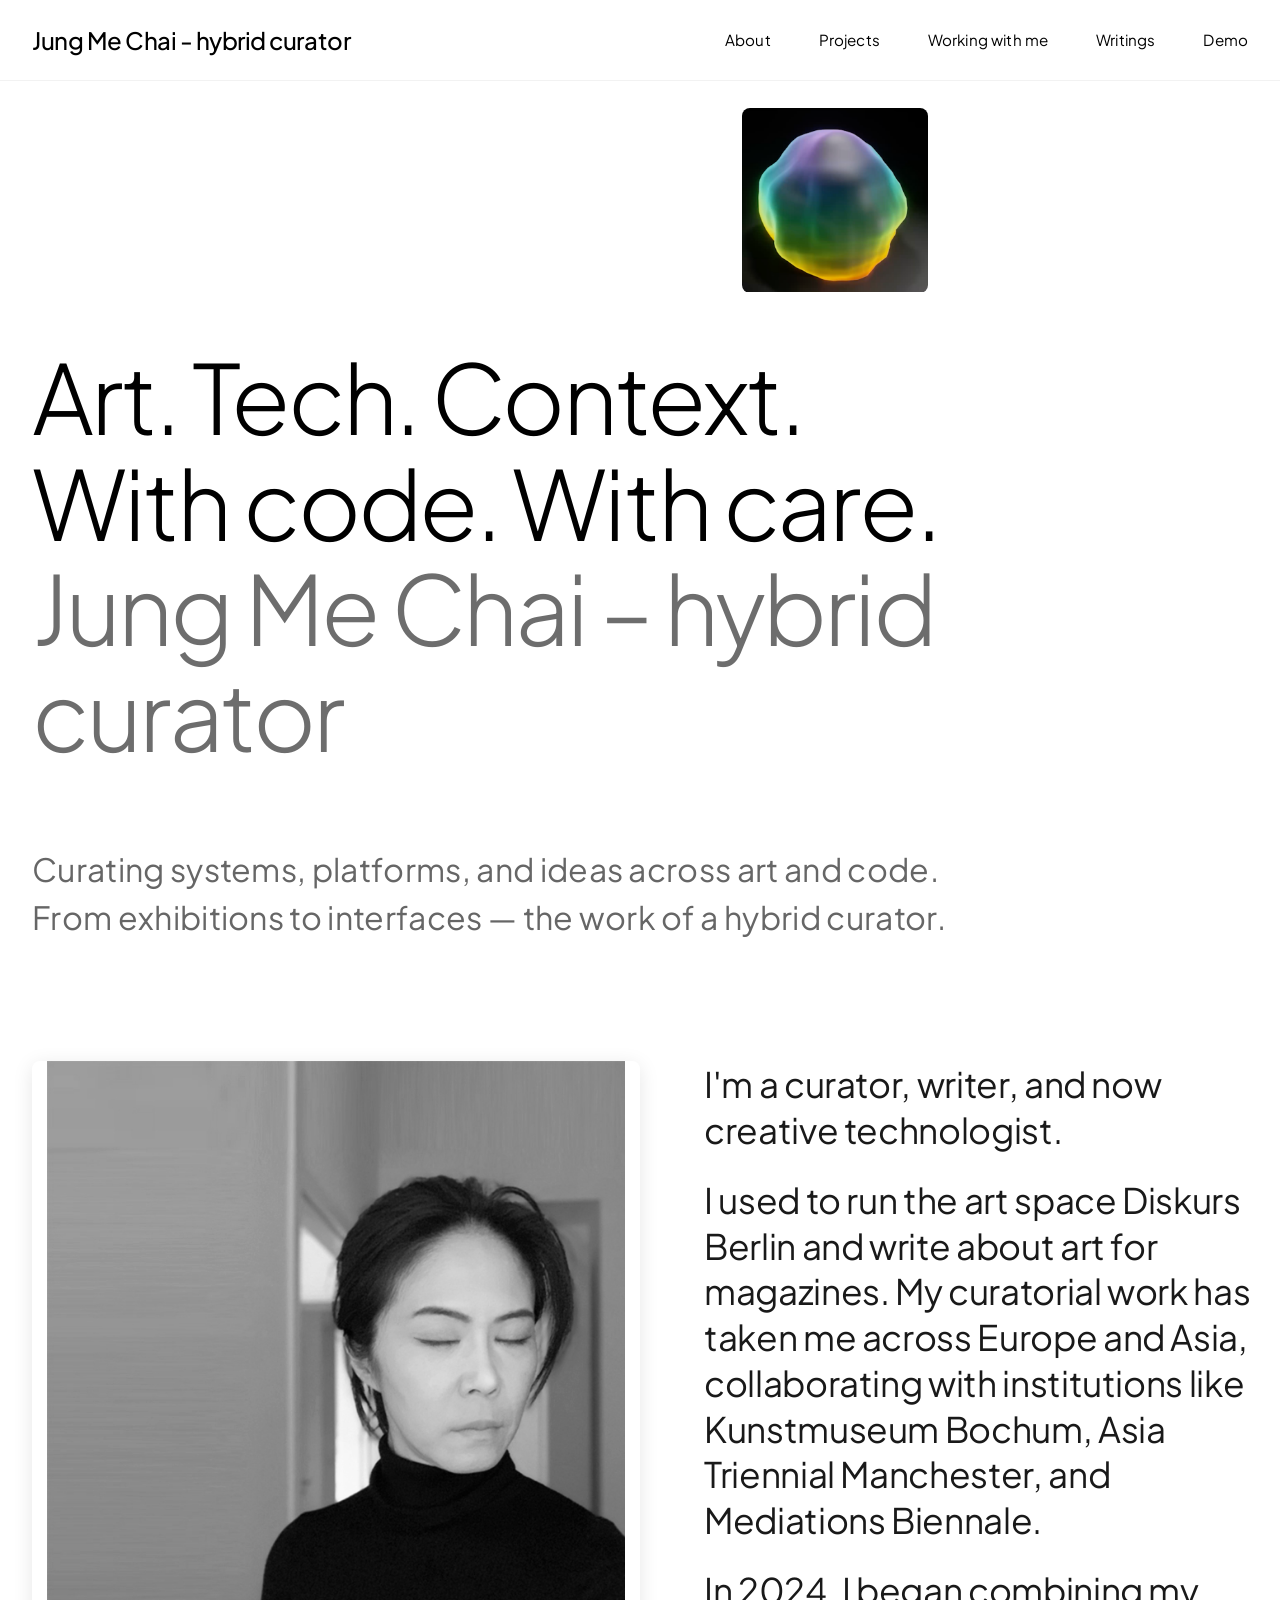
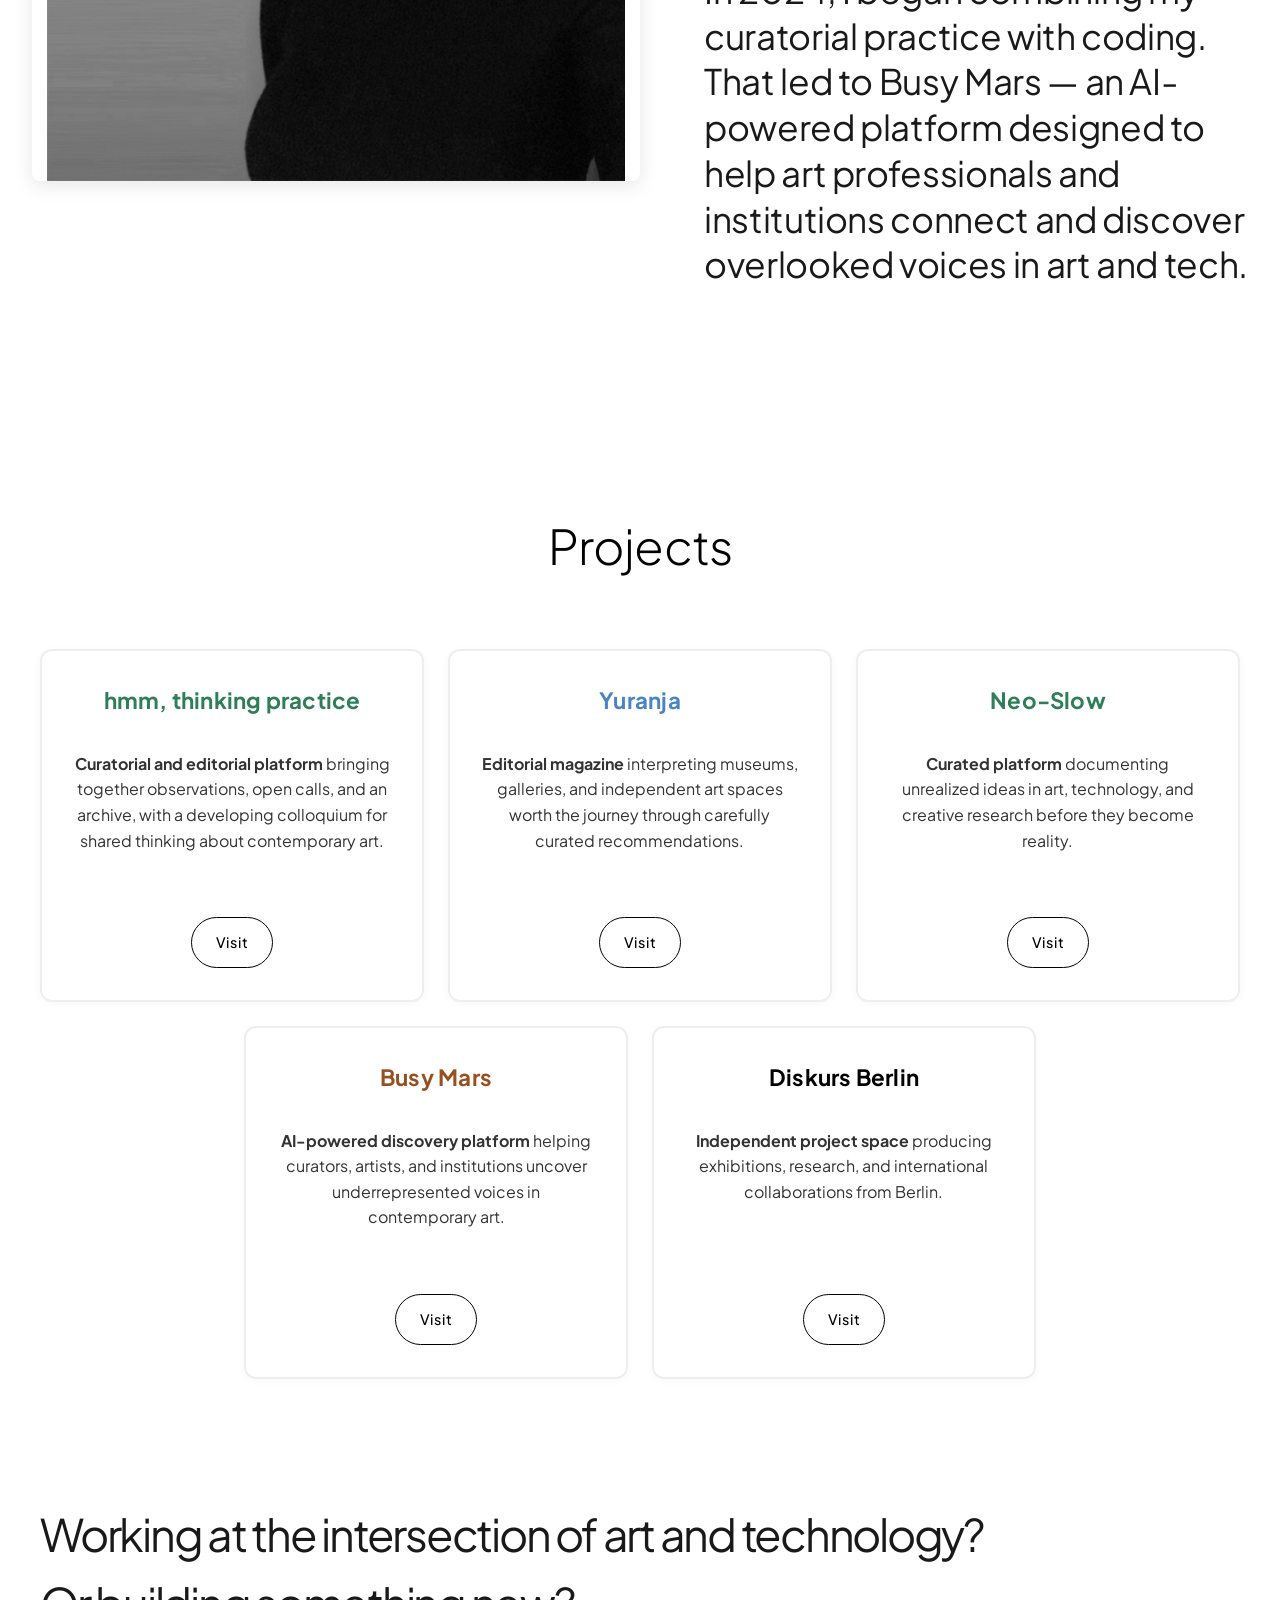
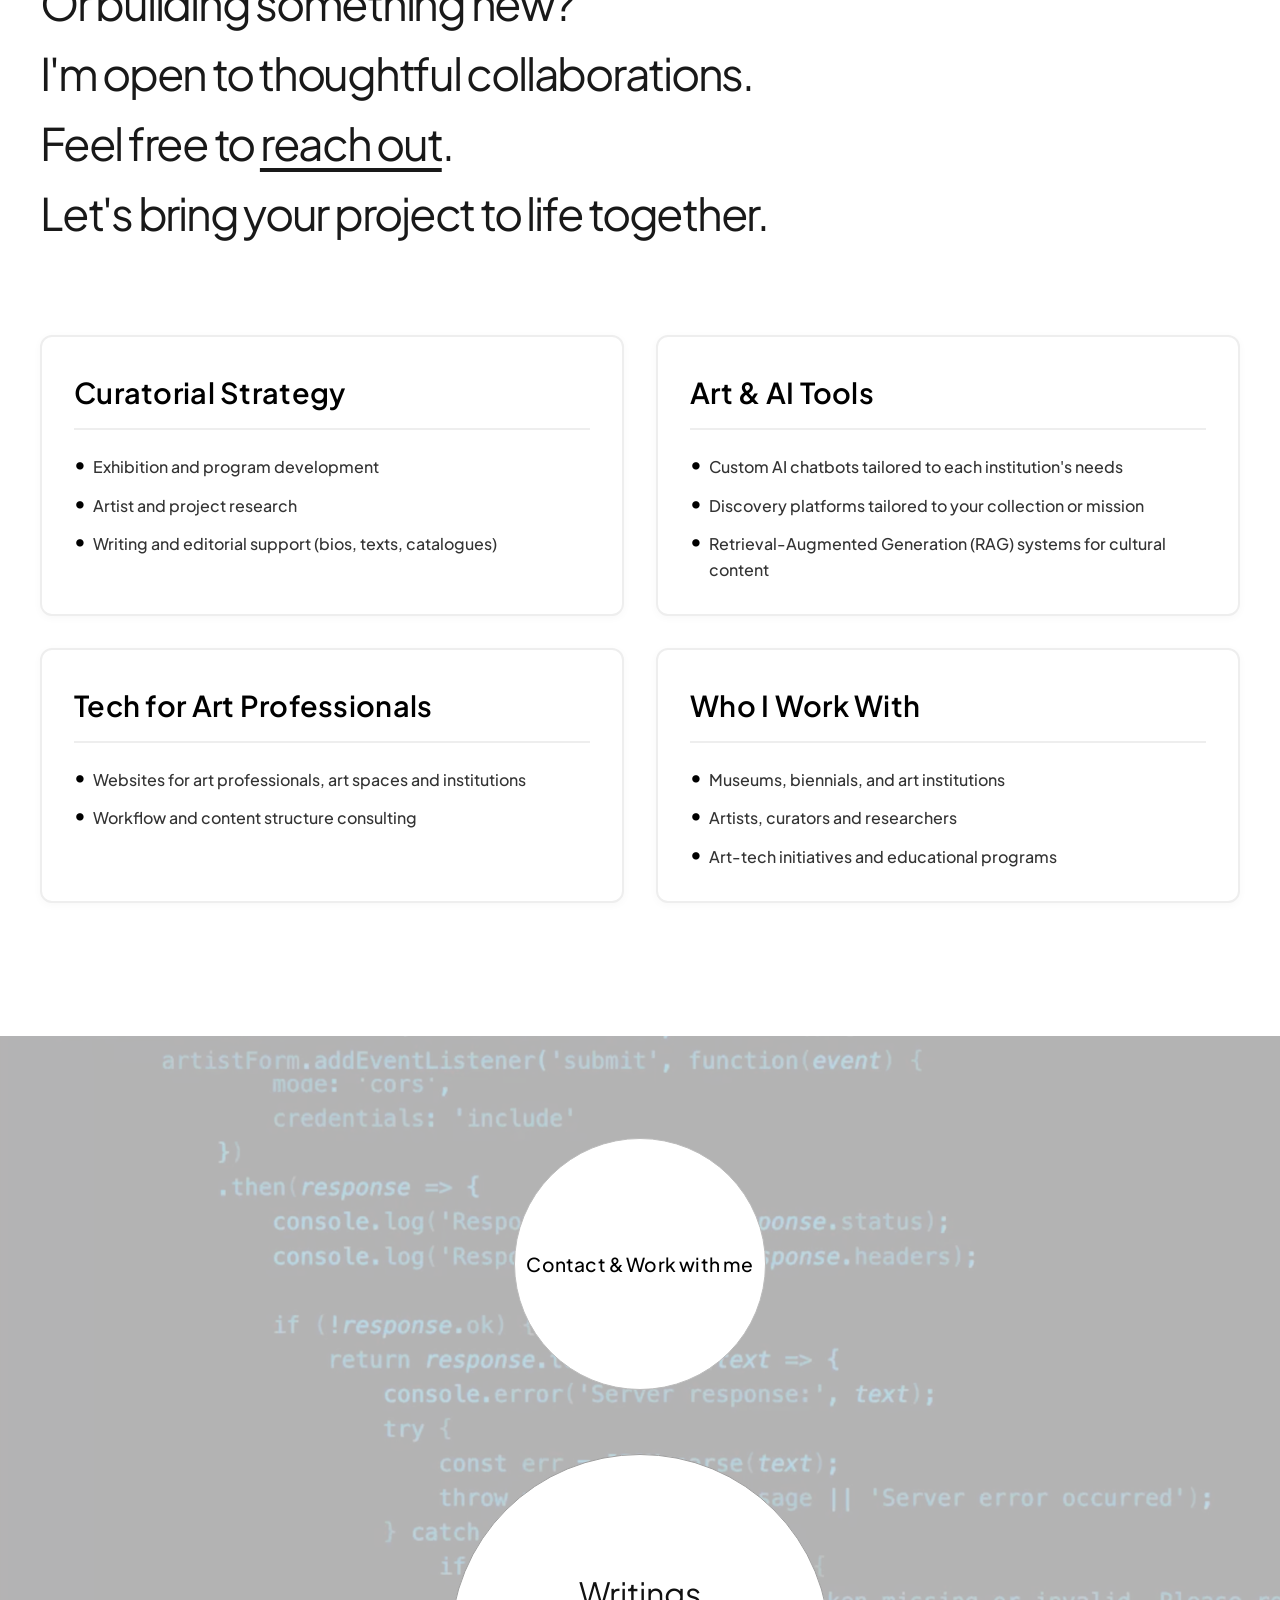
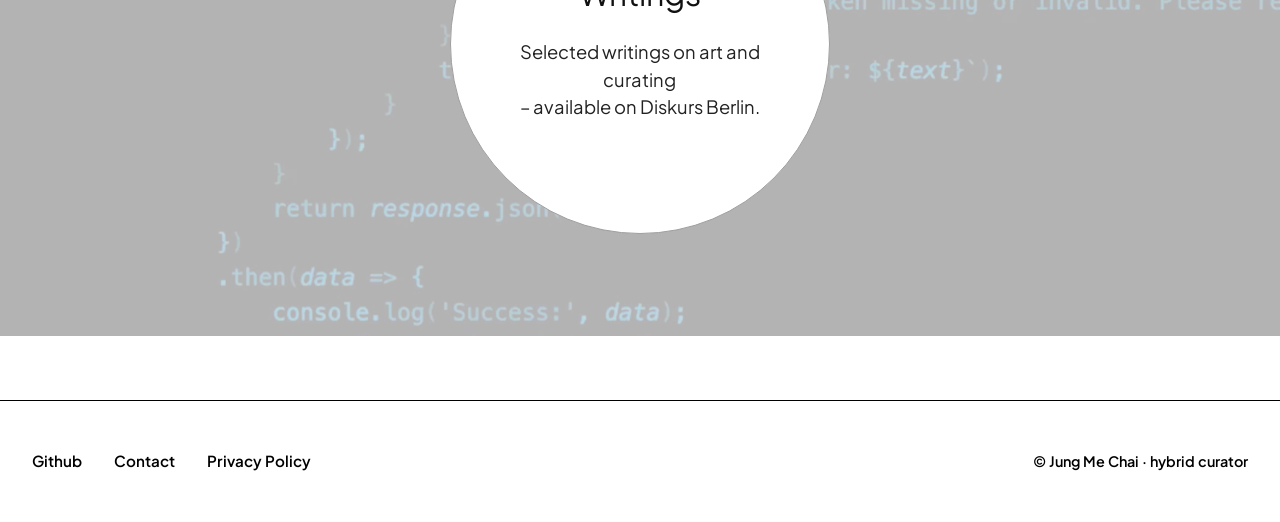
<file: index.html>
<!DOCTYPE html>
<html lang="en">
<head>
    <meta charset="UTF-8">
    <meta name="viewport" content="width=device-width, initial-scale=1.0">
    
    <!-- 🔍 SEO Meta -->
    <title>Hybrid Curator – Jung Me Chai | Art, Tech, Systems</title>
    <meta name="description" content="Jung Me Chai is a contemporary art curator and technologist working across exhibitions, cultural strategy, and digital platforms. Founder of DISKURS Berlin and creator of Busy Mars, she develops inclusive systems for visibility, care, and connection.">

    <!-- 🌐 Open Graph / Social Media -->
    <meta property="og:title" content="Hybrid Curator – Jung Me Chai" />
    <meta property="og:description" content="Curator and technologist creating inclusive systems across art and technology. Creator of Busy Mars, founder of DISKURS Berlin." />
    <meta property="og:url" content="https://www.hybridcurator.com" />
    <meta property="og:type" content="website" />
    <meta property="og:image" content="https://www.hybridcurator.com/images/hc-jm-sw.png" />

    <!-- Twitter Card -->
    <meta name="twitter:card" content="summary_large_image" />
    <meta name="twitter:title" content="Hybrid Curator – Jung Me Chai" />
    <meta name="twitter:description" content="Curator and technologist creating inclusive systems across art and technology." />
    <meta name="twitter:image" content="https://www.hybridcurator.com/images/hc-jm-sw.png" />
    
    <link rel="stylesheet" href="css/base.css">
    <link rel="stylesheet" href="css/home.css">
    <link rel="preconnect" href="https://fonts.googleapis.com">
    <link rel="preconnect" href="https://fonts.gstatic.com" crossorigin>
    <link href="https://fonts.googleapis.com/css2?family=Plus+Jakarta+Sans:wght@300;400;500;600;700&display=swap" rel="stylesheet">
    
    <!-- 🎨 Favicons -->
    <link rel="icon" type="image/x-icon" href="favicon/favicon.ico">
    <link rel="icon" type="image/png" sizes="16x16" href="favicon/favicon-16x16.png">
    <link rel="icon" type="image/png" sizes="32x32" href="favicon/favicon-32x32.png">
    <link rel="icon" type="image/png" sizes="180x180" href="favicon/favicon-180x180.png">
    <link rel="apple-touch-icon" sizes="180x180" href="favicon/apple-touch-icon.png">
    <link rel="icon" type="image/png" sizes="192x192" href="favicon/android-chrome-192x192.png">
    <link rel="icon" type="image/png" sizes="512x512" href="favicon/android-chrome-512x512.png">
</head>
<body class="editorial-dark">
    <nav class="navbar">
        <div class="nav-container">
            <a href="#hero" class="nav-logo">Jung Me Chai - hybrid curator</a>
            <div class="nav-links" id="site-navigation">
                <a href="#about" class="nav-link">About</a>
                <a href="#projects" class="nav-link">Projects</a>
                <a href="#work" class="nav-link">Working with me</a>
                <a href="#writings" class="nav-link">Writings</a>
                <a href="demo.html" class="nav-link">Demo</a>
            </div>
            <button class="nav-toggle" aria-label="Toggle navigation" aria-expanded="false" aria-controls="site-navigation">
                <span></span>
                <span></span>
                <span></span>
            </button>
        </div>
    </nav>
    <main>

          <!-- Video Section 1: Facebook Video -->
          <section class="video-section">
            <div class="container">
                <video 
                    class="full-width-video" 
                    muted 
                    autoplay 
                    playsinline 
                    loop
                    aria-hidden="true"
                    poster="images/hc Facebook fallback.png">
                    <source src="images/hc Facebook.mp4" type="video/mp4">
                    <img src="images/hc Facebook fallback.png" alt="Video fallback image">
                </video>
            </div>
        </section>

        <section id="hero" class="editorial-hero">
            <div class="container">
                <h1 class="editorial-hero-title">
                    <span class="nowrap">Art. Tech. Context.</span><br>
                    With code. With care.<br>
                    <span class="hero-subtext">Jung Me Chai – hybrid curator</span>
                </h1>
                <p class="editorial-hero-subtitle">Curating systems, platforms, and ideas across art and code.<br>From exhibitions to interfaces — the work of a hybrid curator.</p>
               
            </div>
        </section>
        <section id="about" class="about-section">
            <div class="container">
                <div class="about-main-grid">
                    <div class="about-image-container">
                        <img src="images/hc-jm-sw.png" alt="Jung Me Chai portrait" class="about-portrait">
                    </div>
                    <div class="about-text-content">
                    
                        <p>I'm a curator, writer, and now creative technologist.</p>
                        <p>I used to run the art space Diskurs Berlin and write about art for magazines. My curatorial work has taken me across Europe and Asia, collaborating with institutions like Kunstmuseum Bochum, Asia Triennial Manchester, and Mediations Biennale.</p>
                        <p>In 2024, I began combining my curatorial practice with coding. That led to Busy Mars — an AI-powered platform designed to help art professionals and institutions connect and discover overlooked voices in art and tech.</p>
                    </div>
                </div>
            </div>
        </section>
        
      
        
        <section id="projects" class="editorial-projects">
            <div class="container">
                <h2 class="editorial-section-title">Projects</h2>
                <div class="project-cards">
                    <div class="project-card">
                        <h3 style="color: #2e7e57;">hmm, thinking practice</h3>
                        <p><strong>Curatorial and editorial platform</strong> bringing together observations, open calls, and an archive, with a developing colloquium for shared thinking about contemporary art.</p>
                        <div class="project-spacer"></div>
                        <a href="https://hmmtp.com/" target="_blank" rel="noopener" class="project-link" aria-label="Visit hmm, thinking practice (opens in new tab)">Visit</a>
                    </div>
                    <div class="project-card">
                        <h3 class="project-title-yrj">Yuranja</h3>
                        <p><strong>Editorial magazine</strong> interpreting museums, galleries, and independent art spaces worth the journey through carefully curated recommendations.</p>
                        <div class="project-spacer"></div>
                        <a href="https://www.yuranja.com/" target="_blank" rel="noopener" class="project-link" aria-label="Visit Yuranja (opens in new tab)">Visit</a>
                    </div>
                    <div class="project-card">
                        <h3 class="project-title-ns">Neo-Slow</h3>
                        <p><strong>Curated platform</strong> documenting unrealized ideas in art, technology, and creative research before they become reality.</p>
                        <div class="project-spacer"></div>
                        <a href="https://neoslow.com/" target="_blank" rel="noopener" class="project-link" aria-label="Visit Neo-Slow (opens in new tab)">Visit</a>
                    </div>
                    <div class="project-card">
                        <h3 class="project-title-bm">Busy Mars</h3>
                        <p><strong>AI-powered discovery platform</strong> helping curators, artists, and institutions uncover underrepresented voices in contemporary art.</p>
                        <div class="project-spacer"></div>
                        <a href="https://www.busymars.com/" target="_blank" rel="noopener" class="project-link" aria-label="Visit Busy Mars (opens in new tab)">Visit</a>
                    </div>
                    <div class="project-card">
                        <h3>Diskurs Berlin</h3>
                        <p><strong>Independent project space</strong> producing exhibitions, research, and international collaborations from Berlin.</p>
                        <div class="project-spacer"></div>
                        <a href="https://www.discursus.info/" target="_blank" rel="noopener" class="project-link" aria-label="Visit Diskurs Berlin (opens in new tab)">Visit</a>
                    </div>
                </div>
            </div>
        </section>
        <section id="work" class="contact-section">
            <div class="container">
                <div class="contact-grid">
                    <div class="contact-info">
                        <p>Working at the intersection of art and technology?</p>
                        <p>Or building something new?</p>
                        <p>I'm open to thoughtful collaborations.</p>
                        <p>Feel free to <a href="mailto:yes@hybridcurator.com">reach out</a>.</p>
                        <p>Let's bring your project to life together.</p>
                        <div class="contact-info-section">
                        </div>
                    </div>
                </div>
                
                <div class="work-section">
                    <div class="work-services-grid">
                        <div class="work-service-card">
                            <h3>Curatorial Strategy</h3>
                            <ul class="service-list">
                                <li>Exhibition and program development</li>
                                <li>Artist and project research</li>
                                <li>Writing and editorial support (bios, texts, catalogues)</li>
                            </ul>
                        </div>
                        <div class="work-service-card">
                            <h3>Art & AI Tools</h3>
                            <ul class="service-list">
                                <li>Custom AI chatbots tailored to each institution's needs</li>
                                <li>Discovery platforms tailored to your collection or mission</li>
                                <li>Retrieval-Augmented Generation (RAG) systems for cultural content</li>
                            </ul>
                        </div>
                        <div class="work-service-card">
                            <h3>Tech for Art Professionals</h3>
                            <ul class="service-list">
                                <li>Websites for art professionals, art spaces and institutions</li>
                                <li>Workflow and content structure consulting</li>
                            </ul>
                        </div>
                        <div class="work-service-card">
                            <h3>Who I Work With</h3>
                            <ul class="service-list">
                                <li>Museums, biennials, and art institutions</li>
                                <li>Artists, curators and researchers</li>
                                <li>Art-tech initiatives and educational programs</li>
                            </ul>
                        </div>
                    </div>
                </div>
            </div>
        </section>
        
        <!-- Video Background Section with CTA and Writings -->
        <section class="video-background-section">
            <video 
                class="video-background" 
                muted 
                autoplay 
                playsinline 
                loop
                aria-hidden="true"
                poster="images/hc code fallback.png">
                <source src="images/hc code.mp4" type="video/mp4">
            </video>
            <div class="video-background-content">
                <div class="cta-container">
                    <a href="mailto:yes@hybridcurator.com" class="cta-button email-link" style="position: relative; z-index: 10; pointer-events: auto; cursor: pointer;">Contact &amp; Work with me</a>
                </div>
                <div class="writings-content" id="writings">
                    <a href="https://www.discursus.info/writings/" target="_blank" rel="noopener" class="writings-bubble-link" aria-label="Writings on Diskurs Berlin (opens in new tab)">
                        <div class="writings-bubble-content">
                            <h2 class="writings-bubble-title">Writings</h2>
                            <p class="writings-bubble-desc">
                                Selected writings on art and curating<br>
                                – available on Diskurs Berlin.
                            </p>
                        </div>
                    </a>
                </div>
            </div>
        </section>


        
    </main>
    <footer class="footer">
        <div class="container">
            <div class="footer-content">
                <div class="footer-left">
                    <a href="https://github.com/MarsVersion" target="_blank" rel="noopener" class="footer-link" aria-label="Github profile (opens in new tab)">Github</a>
                    <a href="mailto:yes@hybridcurator.com" class="footer-link">Contact</a>
                    <a href="privacy.html" class="footer-link">Privacy Policy</a>
                </div>
                <div class="footer-center">
                    <button id="back-to-top" class="back-to-top-btn">Back To Top</button>
                </div>
                <div class="footer-right">
                    <p class="footer-copyright">© Jung Me Chai · hybrid curator</p>
                </div>
            </div>
        </div>
    </footer>
    <script src="script.js"></script>
</body>
</html>
</file>
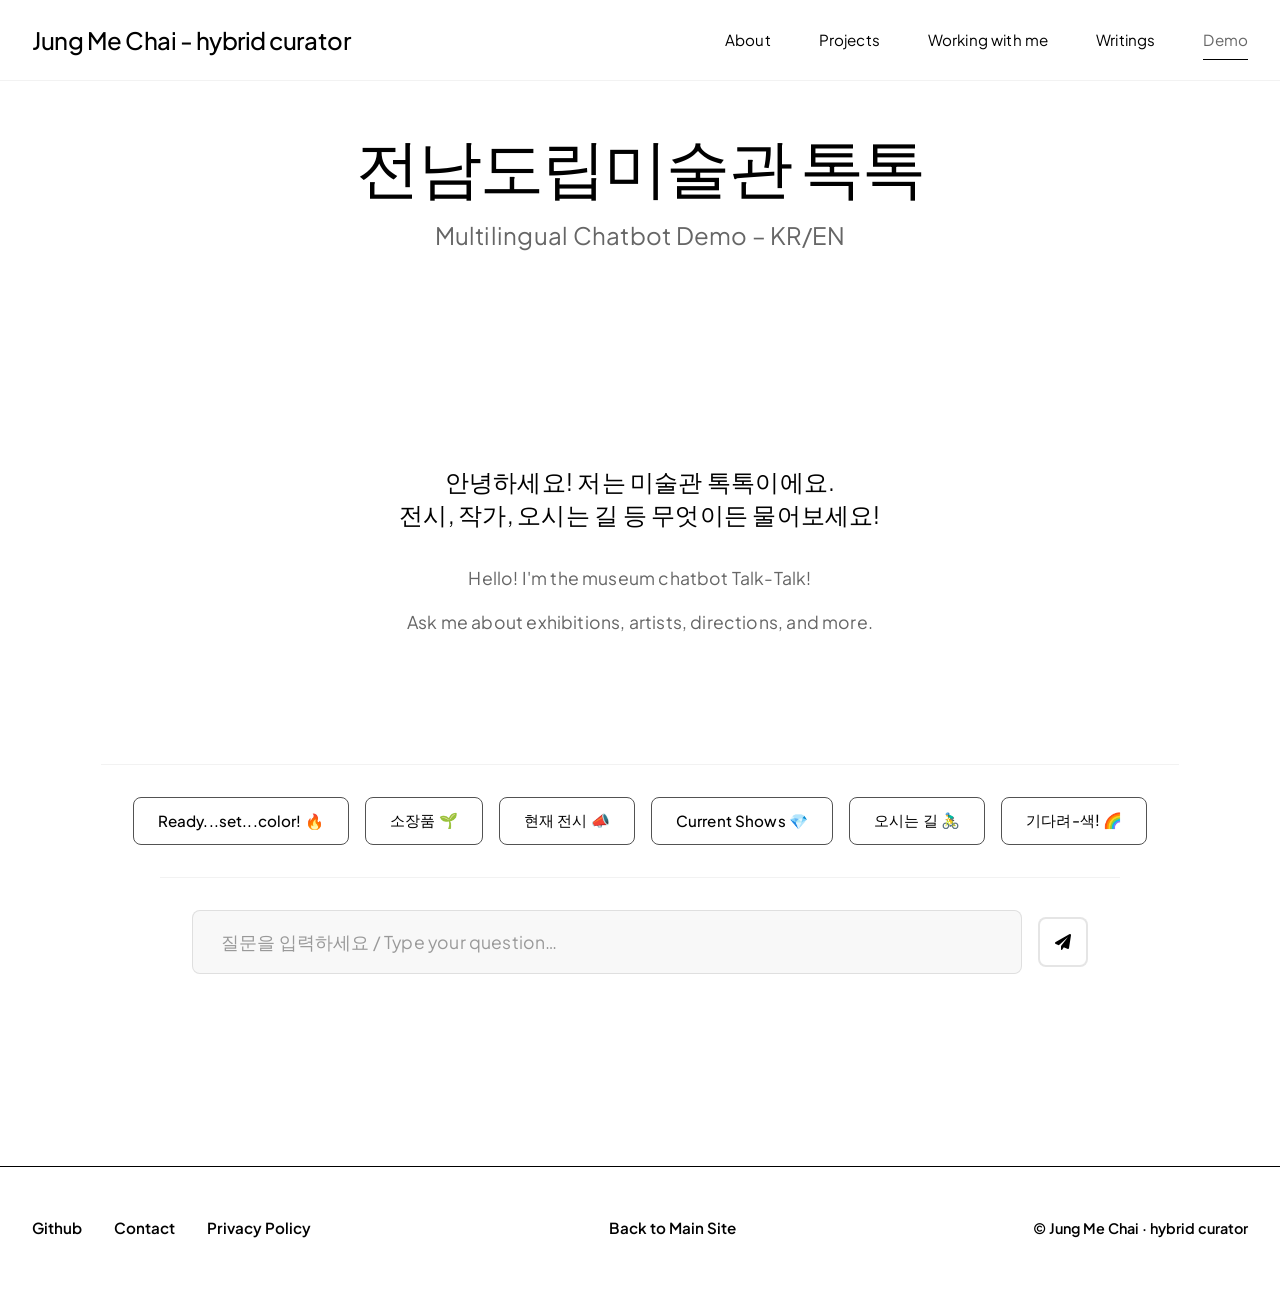
<file: chat.html>
<!DOCTYPE html>
<html lang="ko">
<head>
  <meta charset="UTF-8" />
  <meta name="viewport" content="width=device-width, initial-scale=1.0"/>
  <title>Jeonnam Museum Chatbot Demo | Hybrid Curator</title>
  <meta name="description" content="Experience the Jeonnam Museum digital docent - a multilingual AI chatbot demo for museum visitors."/>
  
  <!-- Favicons -->
  <link rel="apple-touch-icon" sizes="180x180" href="favicon/apple-touch-icon.png">
  <link rel="icon" type="image/png" sizes="32x32" href="favicon/favicon-32x32.png">
  <link rel="icon" type="image/png" sizes="16x16" href="favicon/favicon-16x16.png">
  <link rel="manifest" href="favicon/site.webmanifest">
  
  <link rel="stylesheet" href="css/base.css"/>
  <link rel="stylesheet" href="css/chat.css"/>
  <!-- Font Awesome for icons -->
  <link rel="stylesheet" href="https://cdnjs.cloudflare.com/ajax/libs/font-awesome/6.0.0/css/all.min.css">
</head>
<body>
  <!-- Navigation -->
  <nav class="navbar">
    <div class="nav-container">
      <a href="index.html" class="nav-logo">Jung Me Chai - hybrid curator</a>
      <div class="nav-links" id="site-navigation">
        <a href="index.html#about" class="nav-link">About</a>
        <a href="index.html#projects" class="nav-link">Projects</a>
        <a href="index.html#work" class="nav-link">Working with me</a>
        <a href="index.html#writings" class="nav-link">Writings</a>
        <a href="chat.html" class="nav-link active">Demo</a>
      </div>
      <button class="nav-toggle" aria-label="Toggle navigation" aria-expanded="false" aria-controls="site-navigation">
        <span></span>
        <span></span>
        <span></span>
      </button>
    </div>
  </nav>

  <header>
    <div class="container">
      <h1>전남도립미술관 톡톡</h1>
      <p>Multilingual Chatbot Demo – KR/EN</p>
    </div>
  </header>
  <main>
    <div class="container">
      <div id="chatbox">
        <div id="chatlog"></div>
        <form id="chat-form">
          <input type="text" id="user-input" placeholder="질문을 입력하세요 / Type your question…" autocomplete="off" aria-label="Enter your question"/>
          <button type="submit" aria-label="Send message"><i class="fa fa-paper-plane"></i></button>
        </form>
      </div>
    </div>
  </main>

  <!-- Footer -->
  <footer class="footer">
    <div class="container">
      <div class="footer-content">
        <div class="footer-left">
          <a href="https://github.com/MarsVersion" target="_blank" rel="noopener" class="footer-link" aria-label="Github profile (opens in new tab)">Github</a>
          <a href="mailto:yes@hybridcurator.com" class="footer-link">
            <span aria-hidden="true">Contact</span>
            <span class="sr-only">Send mail to yes@hybridcurator.com</span>
          </a>
          <a href="privacy.html" class="footer-link">Privacy Policy</a>
        </div>
        <div class="footer-center">
          <a href="index.html" class="footer-link">Back to Main Site</a>
        </div>
        <div class="footer-right">
          <p class="footer-copyright">© Jung Me Chai · hybrid curator</p>
        </div>
      </div>
    </div>
  </footer>
  <script src="chat.js"></script>
</body>
</html>
</file>
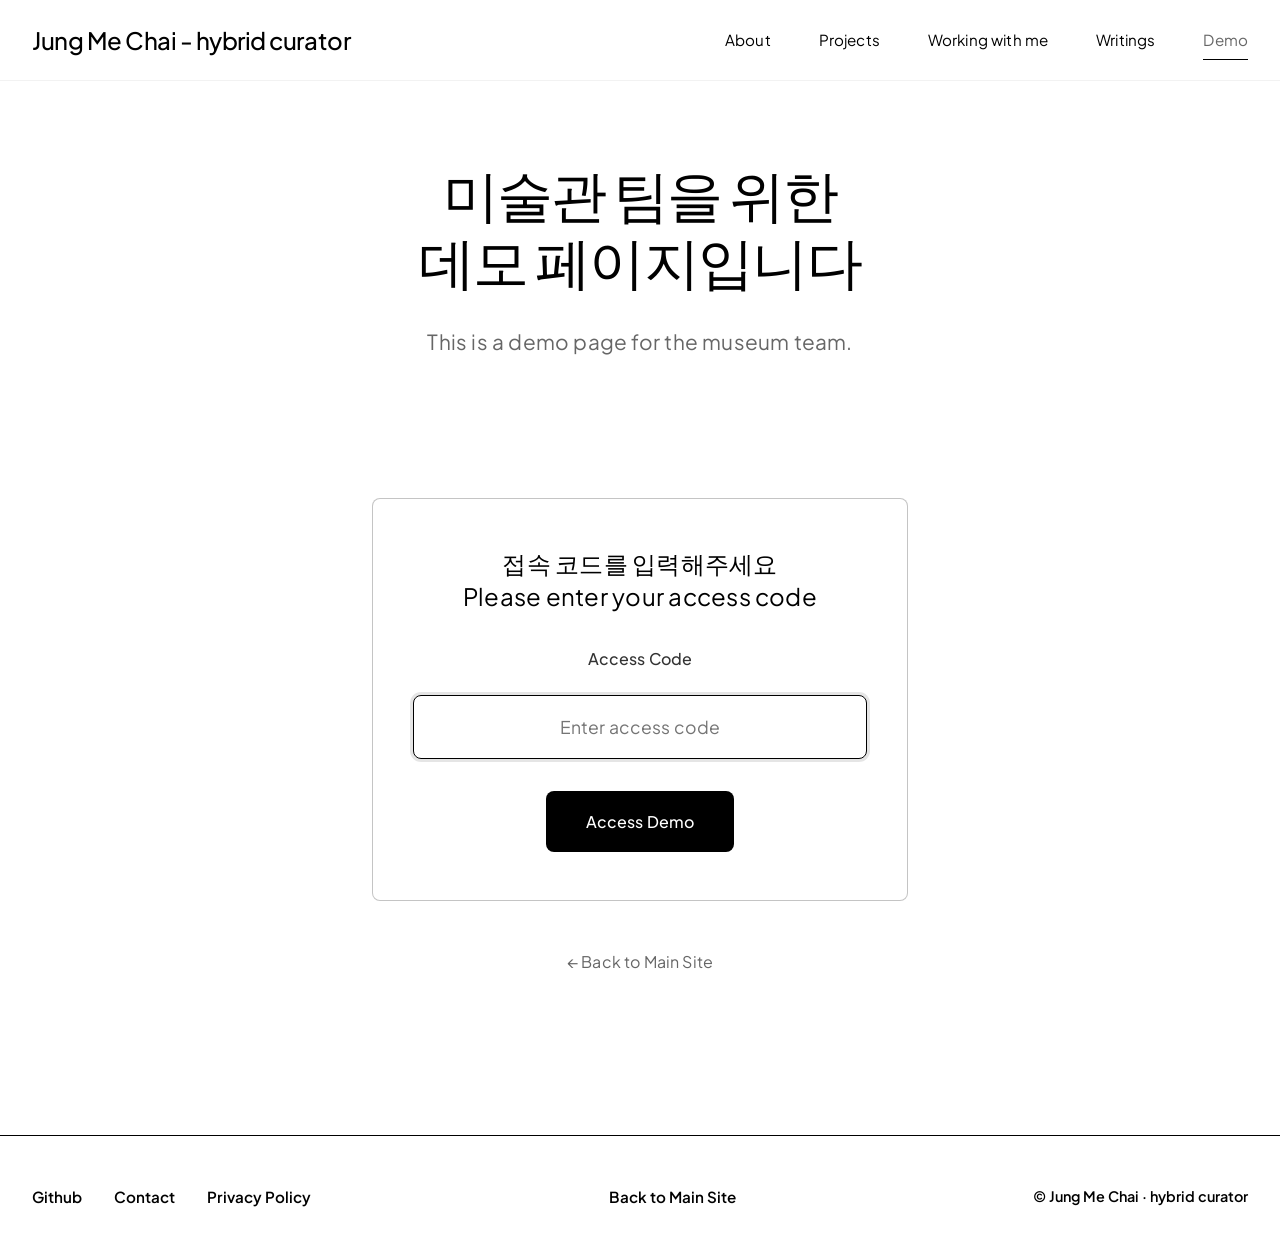
<file: demo.html>
<!DOCTYPE html>
<html lang="ko">
<head>
    <meta charset="UTF-8">
    <meta name="viewport" content="width=device-width, initial-scale=1.0">
    <title>Demo Access | Jung Me Chai - Hybrid Curator</title>
    <meta name="description" content="Private demo access for Jeonnam Museum team.">
    
    <!-- Favicons -->
    <link rel="apple-touch-icon" sizes="180x180" href="favicon/apple-touch-icon.png">
    <link rel="icon" type="image/png" sizes="32x32" href="favicon/favicon-32x32.png">
    <link rel="icon" type="image/png" sizes="16x16" href="favicon/favicon-16x16.png">
    
    <link rel="stylesheet" href="css/base.css">
    <link rel="preconnect" href="https://fonts.googleapis.com">
    <link rel="preconnect" href="https://fonts.gstatic.com" crossorigin>
    <link href="https://fonts.googleapis.com/css2?family=Plus+Jakarta+Sans:wght@300;400;500;600;700&display=swap" rel="stylesheet">
    
    <style>
        /* Demo Access Page Styles - Editorial Design */
        body {
            padding-top: 80px;
            background: #ffffff;
        }
        
        /* Editorial Hero Header Style */
        header {
            background: #ffffff;
            text-align: center;
            padding: 80px 0 60px;
            border-bottom: none;
        }
        
        header h1 {
            font-family: 'Plus Jakarta Sans', sans-serif;
            font-size: clamp(2rem, 5vw, 3.5rem);
            font-weight: 300;
            color: #000000;
            margin-bottom: 2rem;
            letter-spacing: -0.03em;
            line-height: 1.2;
        }
        
        header p {
            font-family: 'Plus Jakarta Sans', sans-serif;
            font-size: 1.3rem;
            font-weight: 400;
            color: #666;
            margin: 0;
            letter-spacing: 0.01em;
            line-height: 1.5;
        }
        
        /* Main Content */
        main {
            min-height: calc(100vh - 300px);
            padding: 3rem 0 6rem;
            background: #ffffff;
        }
        
        .access-container {
            max-width: 600px;
            margin: 0 auto;
            padding: 0 2rem;
        }
        
        .access-form {
            background: #ffffff;
            border: 1.5px solid rgba(60, 60, 60, 0.3);
            border-radius: 8px;
            padding: 3rem 2.5rem;
            text-align: center;
            margin-top: 2rem;
        }
        
        .access-form h2 {
            font-family: 'Plus Jakarta Sans', sans-serif;
            font-size: 1.5rem;
            font-weight: 400;
            color: #000000;
            margin-bottom: 2rem;
            letter-spacing: 0.01em;
            line-height: 1.4;
        }
        
        .form-group {
            margin-bottom: 2rem;
        }
        
        .form-group label {
            display: block;
            font-family: 'Plus Jakarta Sans', sans-serif;
            font-size: 1rem;
            font-weight: 500;
            color: #333;
            margin-bottom: 1rem;
            letter-spacing: 0.01em;
        }
        
        #access-code {
            width: 100%;
            padding: 1.25rem 1.75rem;
            border: 1px solid rgba(0, 0, 0, 0.2);
            border-radius: 8px;
            font-family: 'Plus Jakarta Sans', sans-serif;
            font-size: 1.1rem;
            background: #ffffff;
            transition: all 0.3s ease;
            outline: none;
            letter-spacing: 0.01em;
            text-align: center;
        }
        
        #access-code:focus {
            border-color: #000000;
            box-shadow: 0 0 0 3px rgba(0, 0, 0, 0.1);
        }
        
        .submit-btn {
            background: #000000;
            color: #ffffff;
            border: none;
            border-radius: 8px;
            padding: 1.25rem 2.5rem;
            font-family: 'Plus Jakarta Sans', sans-serif;
            font-size: 1rem;
            font-weight: 500;
            cursor: pointer;
            transition: all 0.3s ease;
            letter-spacing: 0.01em;
            min-width: 150px;
        }
        
        .submit-btn:hover,
        .submit-btn:focus {
            background: #333333;
            transform: translateY(-2px);
            outline: none;
            box-shadow: 0 8px 25px rgba(0, 0, 0, 0.15);
        }
        
        .submit-btn:active {
            transform: translateY(0);
        }
        
        .error-message {
            background: #fff5f5;
            border: 1px solid #fed7d7;
            color: #c53030;
            padding: 1rem 1.5rem;
            border-radius: 8px;
            margin-top: 1rem;
            font-family: 'Plus Jakarta Sans', sans-serif;
            font-size: 0.95rem;
            display: none;
        }
        
        .error-message.show {
            display: block;
            animation: fadeIn 0.3s ease-out;
        }
        
        @keyframes fadeIn {
            from { opacity: 0; transform: translateY(-10px); }
            to { opacity: 1; transform: translateY(0); }
        }
        
        /* Back link */
        .back-link {
            text-align: center;
            margin-top: 3rem;
        }
        
        .back-link a {
            color: #666;
            text-decoration: none;
            font-family: 'Plus Jakarta Sans', sans-serif;
            font-size: 1rem;
            transition: color 0.3s ease;
            letter-spacing: 0.01em;
        }
        
        .back-link a:hover {
            color: #000000;
        }
        
        /* Responsive */
        @media (max-width: 768px) {
            body {
                padding-top: 70px;
            }
            
            header {
                padding: 3rem 0;
            }
            
            header h1 {
                font-size: clamp(1.8rem, 4vw, 2.5rem);
            }
            
            header p {
                font-size: 1.1rem;
            }
            
            .access-form {
                padding: 2rem 1.5rem;
            }
            
            #access-code {
                padding: 1rem 1.25rem;
                font-size: 1rem;
            }
            
            .submit-btn {
                padding: 1rem 2rem;
                font-size: 0.95rem;
            }
        }
    </style>
</head>
<body>
    <!-- Navigation -->
    <nav class="navbar">
        <div class="nav-container">
            <a href="index.html" class="nav-logo">Jung Me Chai - hybrid curator</a>
            <div class="nav-links" id="site-navigation">
                <a href="index.html#about" class="nav-link">About</a>
                <a href="index.html#projects" class="nav-link">Projects</a>
                <a href="index.html#work" class="nav-link">Working with me</a>
                <a href="index.html#writings" class="nav-link">Writings</a>
                <a href="demo.html" class="nav-link active">Demo</a>
            </div>
            <button class="nav-toggle" aria-label="Toggle navigation" aria-expanded="false" aria-controls="site-navigation">
                <span></span>
                <span></span>
                <span></span>
            </button>
        </div>
    </nav>

          <header>
          <div class="container">
              <h1>미술관 팀을 위한<br>데모 페이지입니다</h1>
              <p>This is a demo page for the museum team.</p>
          </div>
      </header>

    <main>
        <div class="access-container">
            <form class="access-form" id="access-form">
                <h2>접속 코드를 입력해주세요<br>Please enter your access code</h2>
                
                <div class="form-group">
                    <label for="access-code">Access Code</label>
                    <input 
                        type="password" 
                        id="access-code" 
                        name="access-code" 
                        placeholder="Enter access code"
                        autocomplete="off"
                        required
                    >
                </div>
                
                <button type="submit" class="submit-btn">Access Demo</button>
                
                <div class="error-message" id="error-message">
                    잘못된 접속 코드입니다. 다시 시도해주세요.<br>
                    Invalid access code. Please try again.
                </div>
            </form>
            
            <div class="back-link">
                <a href="index.html">← Back to Main Site</a>
            </div>
        </div>
    </main>

    <!-- Footer -->
    <footer class="footer">
        <div class="container">
            <div class="footer-content">
                <div class="footer-left">
                    <a href="https://github.com/MarsVersion" target="_blank" rel="noopener" class="footer-link" aria-label="Github profile (opens in new tab)">Github</a>
                    <a href="mailto:yes@hybridcurator.com" class="footer-link">
                        <span aria-hidden="true">Contact</span>
                        <span class="sr-only">Send mail to yes@hybridcurator.com</span>
                    </a>
                    <a href="privacy.html" class="footer-link">Privacy Policy</a>
                </div>
                <div class="footer-center">
                    <a href="index.html" class="footer-link">Back to Main Site</a>
                </div>
                <div class="footer-right">
                    <p class="footer-copyright">© Jung Me Chai · hybrid curator</p>
                </div>
            </div>
        </div>
    </footer>

    <script>
        // Mobile Navigation
        const navToggle = document.querySelector('.nav-toggle');
        const navLinks = document.querySelector('.nav-links');
        
        if (navToggle && navLinks) {
            const setNavExpanded = (expanded) => {
                navToggle.setAttribute('aria-expanded', expanded ? 'true' : 'false');
            };

            setNavExpanded(false);

            navToggle.addEventListener('click', () => {
                const isOpen = navLinks.classList.toggle('active');
                navToggle.classList.toggle('active', isOpen);
                setNavExpanded(isOpen);
            });
            
            // Close mobile menu when clicking on links
            const navLinkElements = document.querySelectorAll('.nav-link');
            navLinkElements.forEach(link => {
                link.addEventListener('click', () => {
                    navToggle.classList.remove('active');
                    navLinks.classList.remove('active');
                    setNavExpanded(false);
                });
            });
            
            // Close mobile menu when clicking outside
            document.addEventListener('click', (e) => {
                if (!navToggle.contains(e.target) && !navLinks.contains(e.target)) {
                    navToggle.classList.remove('active');
                    navLinks.classList.remove('active');
                    setNavExpanded(false);
                }
            });
        }

        // Access Code Validation
        const accessForm = document.getElementById('access-form');
        const accessCodeInput = document.getElementById('access-code');
        const errorMessage = document.getElementById('error-message');
        const correctCode = 'JMOAdemo';

        accessForm.addEventListener('submit', (e) => {
            e.preventDefault();
            
            const enteredCode = accessCodeInput.value.trim();
            
            if (enteredCode === correctCode) {
                // Success - redirect to chat.html
                window.location.href = 'chat.html';
            } else {
                // Show error message
                errorMessage.classList.add('show');
                accessCodeInput.value = '';
                accessCodeInput.focus();
                
                // Hide error message after 5 seconds
                setTimeout(() => {
                    errorMessage.classList.remove('show');
                }, 5000);
            }
        });

        // Clear error message when user starts typing
        accessCodeInput.addEventListener('input', () => {
            errorMessage.classList.remove('show');
        });

        // Focus input on page load
        window.addEventListener('load', () => {
            accessCodeInput.focus();
        });
    </script>
</body>
</html>
</file>
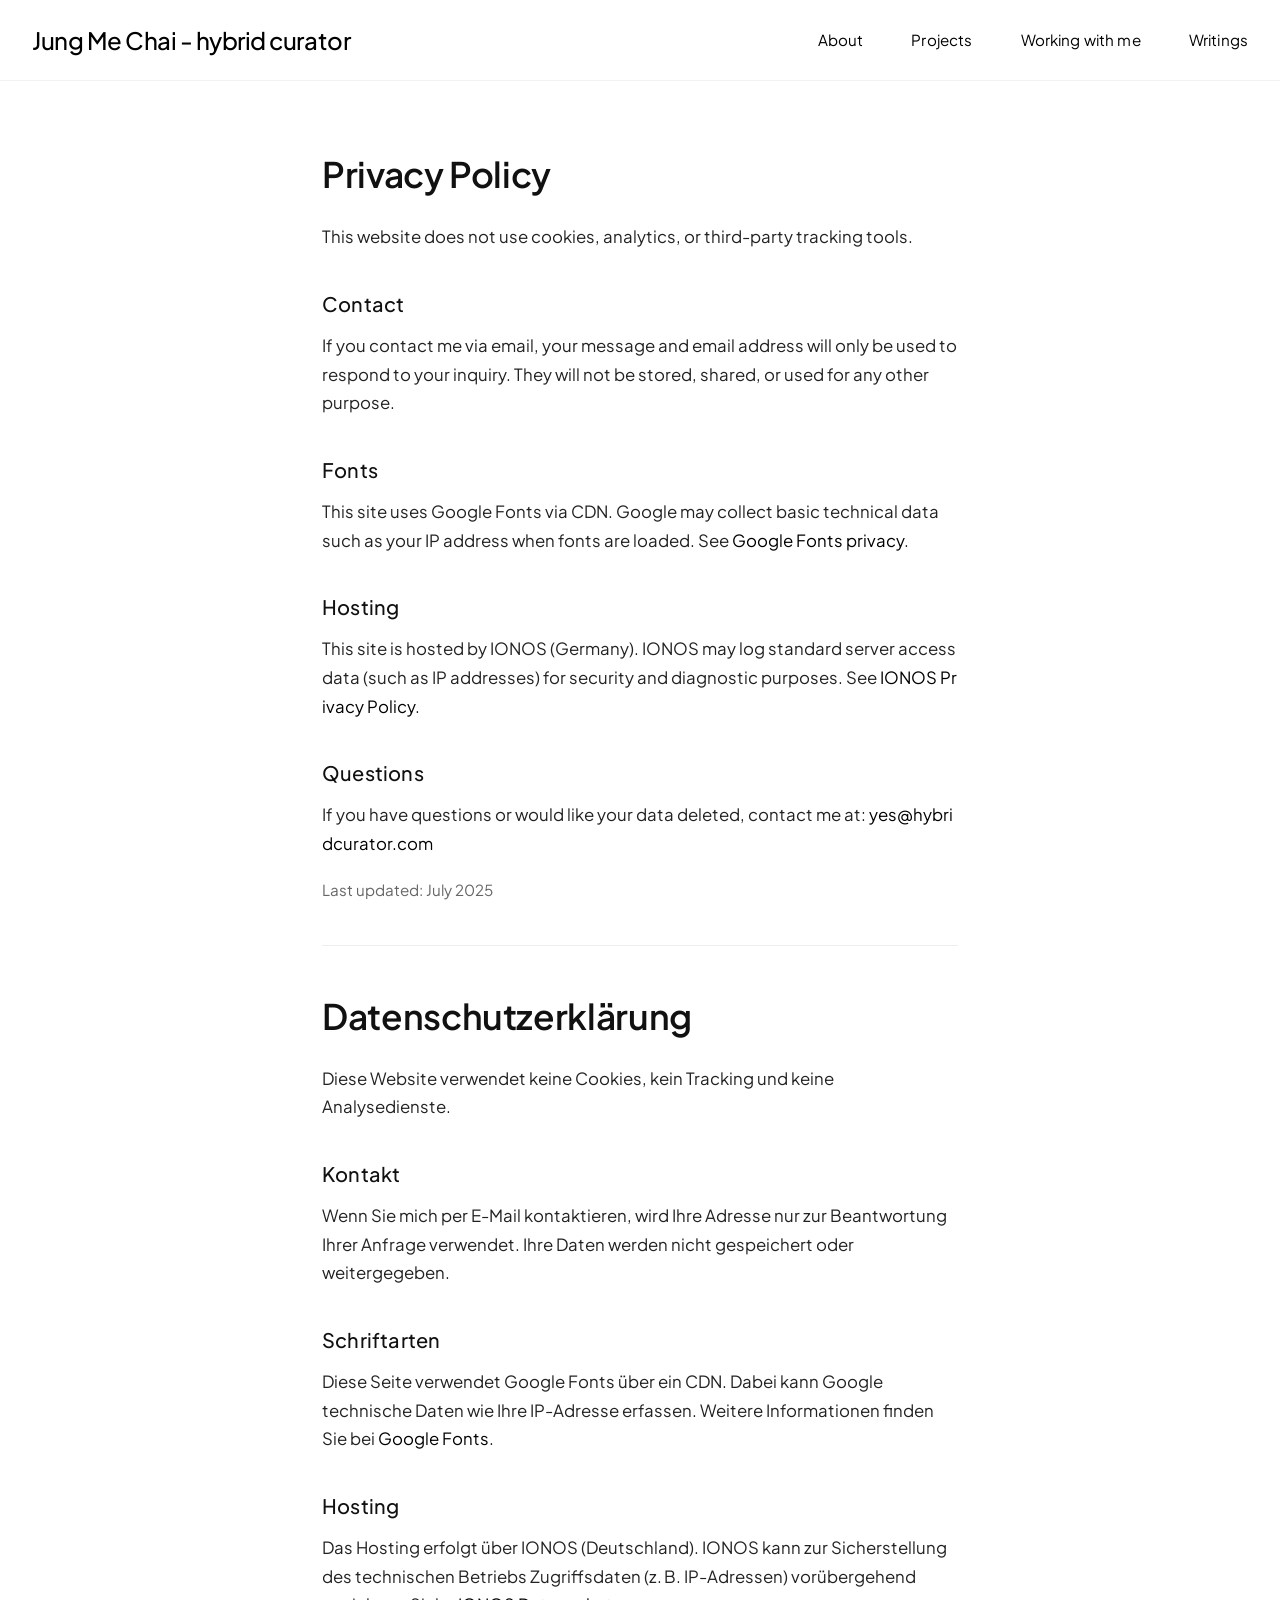
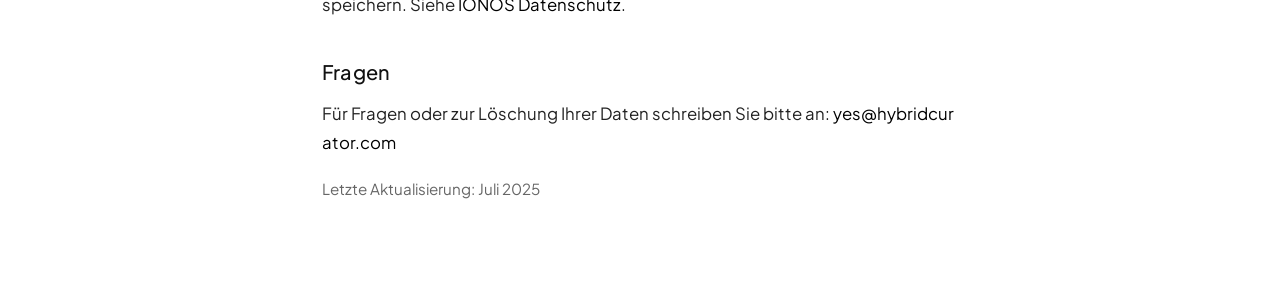
<file: privacy.html>
<!DOCTYPE html>
<html lang="en">
<head>
  <meta charset="UTF-8">
  <title>Privacy Policy · Hybrid Curator</title>
  <meta name="viewport" content="width=device-width, initial-scale=1.0">
  <link rel="stylesheet" href="css/base.css">
  <link rel="stylesheet" href="css/home.css">
  <link rel="preconnect" href="https://fonts.googleapis.com">
  <link rel="preconnect" href="https://fonts.gstatic.com" crossorigin>
  <link href="https://fonts.googleapis.com/css2?family=Plus+Jakarta+Sans:wght@300;400;500;600;700&display=swap" rel="stylesheet">
</head>
<body class="privacy-policy-body">
  <nav class="navbar">
    <div class="nav-container">
      <a href="index.html#hero" class="nav-logo">Jung Me Chai - hybrid curator</a>
      <div class="nav-links" id="site-navigation">
        <a href="index.html#about" class="nav-link">About</a>
        <a href="index.html#projects" class="nav-link">Projects</a>
        <a href="index.html#work" class="nav-link">Working with me</a>
        <a href="index.html#writings" class="nav-link">Writings</a>
      </div>
      <button class="nav-toggle" aria-label="Toggle navigation" aria-expanded="false" aria-controls="site-navigation">
        <span></span>
        <span></span>
        <span></span>
      </button>
    </div>
  </nav>
  <h1>Privacy Policy</h1>
  <p>This website does not use cookies, analytics, or third-party tracking tools.</p>

  <h2>Contact</h2>
  <p>If you contact me via email, your message and email address will only be used to respond to your inquiry. They will not be stored, shared, or used for any other purpose.</p>

  <h2>Fonts</h2>
  <p>This site uses Google Fonts via CDN. Google may collect basic technical data such as your IP address when fonts are loaded. See <a href="https://fonts.google.com/about" target="_blank" rel="noopener">Google Fonts privacy</a>.</p>

  <h2>Hosting</h2>
  <p>This site is hosted by IONOS (Germany). IONOS may log standard server access data (such as IP addresses) for security and diagnostic purposes. See <a href="https://www.ionos.de/terms-gtc/terms-privacy" target="_blank" rel="noopener">IONOS Privacy Policy</a>.</p>

  <h2>Questions</h2>
  <p>If you have questions or would like your data deleted, contact me at: <a href="mailto:yes@hybridcurator.com">yes@hybridcurator.com</a></p>

  <p><small>Last updated: July 2025</small></p>

  <hr>

  <h1>Datenschutzerklärung</h1>
  <p>Diese Website verwendet keine Cookies, kein Tracking und keine Analysedienste.</p>

  <h2>Kontakt</h2>
  <p>Wenn Sie mich per E-Mail kontaktieren, wird Ihre Adresse nur zur Beantwortung Ihrer Anfrage verwendet. Ihre Daten werden nicht gespeichert oder weitergegeben.</p>

  <h2>Schriftarten</h2>
  <p>Diese Seite verwendet Google Fonts über ein CDN. Dabei kann Google technische Daten wie Ihre IP-Adresse erfassen. Weitere Informationen finden Sie bei <a href="https://fonts.google.com/about" target="_blank" rel="noopener">Google Fonts</a>.</p>

  <h2>Hosting</h2>
  <p>Das Hosting erfolgt über IONOS (Deutschland). IONOS kann zur Sicherstellung des technischen Betriebs Zugriffsdaten (z. B. IP-Adressen) vorübergehend speichern. Siehe <a href="https://www.ionos.de/terms-gtc/terms-privacy" target="_blank" rel="noopener">IONOS Datenschutz</a>.</p>

  <h2>Fragen</h2>
  <p>Für Fragen oder zur Löschung Ihrer Daten schreiben Sie bitte an: <a href="mailto:yes@hybridcurator.com">yes@hybridcurator.com</a></p>

  <p><small>Letzte Aktualisierung: Juli 2025</small></p>
  <script src="script.js"></script>
</body>
</html>
</file>
<file: css/base.css>
@import url('https://fonts.googleapis.com/css2?family=Plus+Jakarta+Sans:wght@300;400;500;600;700&display=swap');

/* Reset and Base Styles */
* {
    margin: 0;
    padding: 0;
    box-sizing: border-box;
}

html {
    scroll-behavior: smooth;
    font-size: 16px;
}

body {
    font-family: 'Plus Jakarta Sans', sans-serif;
    font-weight: 400;
    font-size: 16px;
    line-height: 1.6;
    color: #1a1a1a;
    background-color: #fff;
    -webkit-font-smoothing: antialiased;
    -moz-osx-font-smoothing: grayscale;
}

body.editorial-dark {
    background: #fff;
    color: #222;
}

/* Container */
.container {
    max-width: 1400px;
    margin: 0 auto;
    padding: 0 2rem;
}

/* Navigation */
.navbar {
    position: fixed;
    top: 0;
    left: 0;
    right: 0;
    background: rgba(255, 255, 255, 0.98);
    backdrop-filter: blur(20px);
    border-bottom: 1px solid rgba(0, 0, 0, 0.05);
    z-index: 1000;
    transition: all 0.4s cubic-bezier(0.25, 0.46, 0.45, 0.94);
}

.nav-container {
    max-width: 1400px;
    margin: 0 auto;
    padding: 0 2rem;
    display: flex;
    justify-content: space-between;
    align-items: center;
    height: 80px;
}

.nav-logo {
    font-size: 1.5rem;
    font-weight: 500;
    color: #000000;
    text-decoration: none;
    transition: all 0.3s ease;
    letter-spacing: -0.02em;
}

.nav-logo:hover {
    color: #666;
    transform: translateY(-1px);
}

.nav-links {
    display: flex;
    gap: 3rem;
    align-items: center;
}

.nav-link {
    color: #000000;
    text-decoration: none;
    font-weight: 400;
    font-size: 0.95rem;
    transition: all 0.3s ease;
    position: relative;
    letter-spacing: 0.01em;
}

.nav-link:hover,
.nav-link.active {
    color: #666;
}

.nav-link::after {
    content: '';
    position: absolute;
    bottom: -8px;
    left: 0;
    width: 0;
    height: 1px;
    background: #000000;
    transition: width 0.3s cubic-bezier(0.25, 0.46, 0.45, 0.94);
}

.nav-link:hover::after,
.nav-link.active::after {
    width: 100%;
}

.nav-toggle {
    display: none;
    background: none;
    border: none;
    cursor: pointer;
    flex-direction: column;
    gap: 4px;
    margin-left: auto;
    padding: 0.5rem;
    border-radius: 4px;
    transition: background-color 0.3s ease;
}

.nav-toggle:hover {
    background-color: rgba(0, 0, 0, 0.05);
}

.nav-toggle span {
    width: 28px;
    height: 2px;
    background: #000000;
    transition: all 0.3s ease;
}

/* Footer */
.footer {
    background: #ffffff;
    padding: 3rem 0;
    margin-top: 4rem;
    border-top: 1px solid #000000;
}

.footer-content {
    display: flex;
    justify-content: space-between;
    align-items: center;
    flex-wrap: wrap;
    gap: 2rem;
}

.footer-left {
    display: flex;
    flex-direction: row;
    gap: 2rem;
    align-items: center;
}

.footer-link {
    color: #000000;
    text-decoration: none;
    font-weight: 600;
    transition: color 0.3s ease;
    font-size: 0.95rem;
}

.footer-link:hover {
    color: #666;
}

/* Email / mailto links — shared across all contact points */
a.email-link {
    pointer-events: auto;
    cursor: pointer;
    position: relative;
    z-index: 1;
}

a.email-link:focus-visible {
    outline: 2px solid #000000;
    outline-offset: 2px;
}

.footer-right {
    text-align: right;
}

.footer-copyright {
    color: #000000;
    font-size: 0.9rem;
    font-weight: 600;
}

/* Common Button Styles */
.btn {
    display: inline-block;
    padding: 1rem 2rem;
    background: #000000;
    color: #ffffff;
    text-decoration: none;
    font-weight: 500;
    border-radius: 8px;
    transition: all 0.3s ease;
    font-size: 1rem;
    letter-spacing: 0.01em;
    border: 2px solid #000000;
    cursor: pointer;
    font-family: inherit;
}

.btn:hover {
    background: #ffffff;
    color: #000000;
    transform: translateY(-2px);
    box-shadow: 0 10px 30px rgba(0, 0, 0, 0.1);
}

.btn:focus {
    outline: 2px solid #000;
    outline-offset: 2px;
}

.btn-secondary {
    background: #ffffff;
    color: #000000;
    border-color: #000000;
}

.btn-secondary:hover {
    background: #000000;
    color: #ffffff;
}

/* Common Form Styles */
.form-group {
    display: flex;
    flex-direction: column;
    gap: 0.5rem;
    margin-bottom: 1.5rem;
}

.form-group label {
    font-weight: 500;
    color: #000000;
    font-size: 0.95rem;
}

.form-group input,
.form-group textarea,
.form-group select {
    padding: 1rem;
    border: 2px solid rgba(0, 0, 0, 0.1);
    border-radius: 8px;
    font-size: 1rem;
    font-family: inherit;
    transition: all 0.3s ease;
    background: #ffffff;
}

.form-group input:focus,
.form-group textarea:focus,
.form-group select:focus {
    outline: none;
    border-color: #000000;
    box-shadow: 0 0 0 3px rgba(0, 0, 0, 0.1);
}

.form-group textarea {
    resize: vertical;
    min-height: 120px;
}

/* Utility Classes */
.bg-light {
    background: #f8f8f8;
}

.text-center {
    text-align: center;
}

.mb-2 {
    margin-bottom: 1rem;
}

.mt-2 {
    margin-top: 1rem;
}

.sr-only {
    position: absolute;
    width: 1px;
    height: 1px;
    padding: 0;
    margin: -1px;
    overflow: hidden;
    clip: rect(0, 0, 0, 0);
    white-space: nowrap;
    border: 0;
}

/* Responsive Design */
@media (max-width: 768px) {
    .container {
        padding: 0 1rem;
    }
    
    .nav-container {
        padding: 0 1rem;
        height: 70px;
    }
    
    .nav-logo {
        font-size: 1.3rem;
    }
    
    .nav-links {
        display: none;
    }
    
    .nav-toggle {
        display: flex;
    }
    
    .nav-links.active {
        display: flex;
        position: absolute;
        top: 100%;
        left: 0;
        right: 0;
        background: rgba(255, 255, 255, 0.98);
        backdrop-filter: blur(20px);
        flex-direction: column;
        padding: 2rem;
        border-bottom: 1px solid rgba(0, 0, 0, 0.05);
        gap: 1.5rem;
    }
    
    .footer-content {
        flex-direction: column;
        text-align: center;
        gap: 1rem;
    }
    
    .footer-left {
        flex-direction: column;
        gap: 1rem;
    }
    
    .footer-right {
        text-align: center;
    }
}

@media (max-width: 480px) {
    .container {
        padding: 0 0.5rem;
    }
    
    .nav-container {
        padding: 0 0.5rem;
    }
}

/* Focus Styles */
a:focus,
button:focus,
input:focus,
textarea:focus {
    outline: 2px solid #000000;
    outline-offset: 2px;
}

/* Loading State */
.loading {
    opacity: 0.6;
    pointer-events: none;
}

/* ---- Privacy Policy Page Styles (Refined) ---- */
.privacy-policy-body {
  font-family: 'Plus Jakarta Sans', sans-serif;
  font-weight: 400;
  font-size: 1rem;
  line-height: 1.7;
  color: #111;
  background: #fff;
  max-width: 700px;
  margin: 0 auto;
  padding: 4rem 2rem;
  text-align: left;
  box-sizing: border-box;
  margin-top: 5rem;
}
.privacy-policy-body h1 {
  font-size: 2.2rem;
  font-weight: 600;
  margin-bottom: 1.2rem;
  letter-spacing: -0.01em;
  text-align: left;
}
.privacy-policy-body h2 {
  font-size: 1.25rem;
  font-weight: 500;
  margin-top: 2.2rem;
  margin-bottom: 0.7rem;
  letter-spacing: 0.01em;
  text-align: left;
}
.privacy-policy-body p {
  font-size: 1.05rem;
  margin-bottom: 1.1rem;
  color: #222;
  text-align: left;
}
.privacy-policy-body small {
  font-size: 0.95rem;
  color: #666;
}
.privacy-policy-body hr {
  margin: 2.5rem 0;
  border: none;
  border-top: 1px solid #eee;
}
.privacy-policy-body a {
  color: #000;
  text-decoration: none;
  word-break: break-all;
}
.privacy-policy-body a:hover {
  color: #666;
  text-decoration: underline;
}
@media (max-width: 700px) {
  .privacy-policy-body {
    padding: 2.5rem 1rem;
    font-size: 0.98rem;
    max-width: 98vw;
  }
  .privacy-policy-body h1 {
    font-size: 1.4rem;
  }
  .privacy-policy-body h2 {
    font-size: 1.05rem;
  }
  .privacy-policy-body p {
    font-size: 0.98rem;
  }
}
</file>
<file: css/home.css>
/* Homepage Specific Styles for Single-Page Layout */

.editorial-hero {
    padding: 50px 0 120px;
    background: #ffffff;
}

.editorial-hero-title {
    font-size: clamp(3rem, 8vw, 6rem);
    font-weight: 300;
    line-height: 1.1;
    margin-bottom: 2rem;
    color: #000000;
    letter-spacing: -0.03em;
    font-family: 'Plus Jakarta Sans', sans-serif;
}

.hero-subtext {
    font-family: 'Plus Jakarta Sans', sans-serif;
    font-weight: 300;
    color: #6d6d6d;
}

.editorial-hero-subtitle {
    font-size: 2rem;
    margin-top: 5rem;
    color: #666;
    max-width: 1000px;
    margin-left: 0;
    margin-right: 0;
    font-weight: 400;
    line-height: 1.5;
    letter-spacing: 0.01em;
    text-align: left;
}

.editorial-hero-title span.nowrap {
    white-space: nowrap;
}

.scroll-cue {
    text-align: center;
    margin-top: 3rem;
}

#scroll-down-cue {
    font-size: 2.5rem;
    opacity: 0.5;
    animation: bounceDown 2s infinite;
}

@keyframes bounceDown {
    0%, 100% { transform: translateY(0); }
    50% { transform: translateY(18px); }
}

.about-section, .contact-section, .journal-section {
    padding: 0px 0 5px;
    background: #fff;
    
}

.contact-section .work-section {
    margin-top: 4rem;
    padding-top: 0;
    background: transparent;
}

.about-main-grid {
    display: flex;
    align-items: stretch;
    gap: 1rem;
    min-height: 60vh;
}

.about-image-container {
    flex: 0 0 50%;
    max-width: 50%;
    display: flex;
    align-items: stretch;
}

.about-portrait {
    width: 100%;
    height: auto;
    max-height: 80vh;
    object-fit: contain;
    border-radius: 8px;
    box-shadow: 0 4px 20px rgba(0, 0, 0, 0.1);
    display: block;
    margin: 0 auto;
}

.about-text-content {
    flex: 0 0 50%;
    max-width: 50%;
    padding-left: 3rem;
    display: flex;
    flex-direction: column;
    justify-content: center;
}

.about-text-content h2 {
    font-family: 'Plus Jakarta Sans', sans-serif;
    font-size: 2rem;
    font-weight: 700;
    margin-bottom: 1.5rem;
    color: #000;
}

.about-text-content p {
    font-family: 'Plus Jakarta Sans', sans-serif;
    font-weight: 400;
    line-height: 130%;
    letter-spacing: -0.01em;
    font-size: 2.2rem;
    color: rgba(0, 0, 0, 0.9);
    text-align: left;
    position: relative;
    margin-bottom: 1.5rem;
}

.editorial-section-title {
    font-size: 3rem;
    font-weight: 300;
    margin-top: 12rem;
    margin-bottom: 4rem;
    text-align: center;
    color: #000000;
    letter-spacing: -0.02em;
    font-family: 'Plus Jakarta Sans', sans-serif;
}

.work-section .editorial-section-title {
    text-align: left;
    max-width: 1200px;
    margin-left: auto;
    margin-right: auto;
}

/* Enhanced Project Cards */
.project-cards {
    display: flex;
    flex-wrap: wrap;
    justify-content: center;
    gap: 1.5rem;
    width: 100%;
    max-width: 1200px;
    margin: 0 auto;
}

.project-card {
    box-sizing: border-box;
    flex: 0 0 calc((100% - 3rem) / 3);
    min-width: 0;
    background: #fff;
    border: 2px solid #eee;
    border-radius: 12px;
    padding: 2rem;
    display: flex;
    flex-direction: column;
    gap: 1.5rem;
    box-shadow: 0 2px 8px rgba(0,0,0,0.03);
    transition: all 0.3s ease;
    text-align: center;
}

.project-spacer {
    flex: 1 1 auto;
    min-height: 0;
}

.project-card:hover {
    transform: translateY(-5px);
    box-shadow: 0 15px 40px rgba(0,0,0,0.1);
    border-color: #000;
}

.project-card h3 {
    font-family: 'Plus Jakarta Sans', sans-serif;
    font-size: 1.4rem;
    font-weight: 700;
    color: #000;
    margin-bottom: 0.5rem;
    letter-spacing: 0.01em;
}

.project-card h3.project-title-bm {
    color: #985021;
}

.project-card h3.project-title-ns {
    color: #2e7e57;
}

.project-card h3.project-title-yrj {
    color: #4984c3;
}

.project-card p {
    font-size: 1rem;
    color: #333;
    line-height: 1.6;
    margin-bottom: 1rem;
}

.project-link {
    display: inline-block;
    padding: 0.8rem 1.5rem;
    border: 1px solid #000;
    background: none;
    color: #000;
    text-decoration: none;
    font-weight: 500;
    border-radius: 999px;
    transition: all 0.3s ease;
    font-size: 0.9rem;
    letter-spacing: 0.05em;
    align-self: center;
}

.project-link:hover {
    background: #000;
    color: #fff;
    transform: translateY(-2px);
}

.work-list {
    font-size: 1.1rem;
    margin-bottom: 2rem;
    line-height: 2;
    list-style: none;
    padding: 0;
}

.work-list li {
    margin-bottom: 0.5rem;
    position: relative;
    padding-left: 1.5rem;
}

.work-list li::before {
    content: '';
    position: absolute;
    left: 0;
    color: #000;
    font-weight: 600;
}

.contact-section .cta-button {
    margin: 4rem auto 2rem;
    display: flex;
    transform: none;
    animation: none;
}

.video-background-section .cta-container {
    margin: 0;
    transform: none;
    animation: none;
    position: relative;
    z-index: 3;
    pointer-events: auto;
}

.video-background-section .cta-button {
    position: relative;
    z-index: 3;
    pointer-events: auto;
}

.video-background-section .writings-content {
    position: relative;
    z-index: 2;
}

.cta-container {
    display: flex;
    justify-content: center;
    align-items: center;
    margin: 3rem 0 2rem 0;
    width: 100%;
    position: relative;
    /* Subtle up/down float only */
    transform: translateY(-8px);
    animation: ctaFloatY 3.5s ease-in-out infinite alternate;
}

@keyframes ctaFloatY {
    0%   { transform: translateY(-8px);}
    100% { transform: translateY(0);}
}

.cta-button {
    display: flex;
    align-items: center;
    justify-content: center;
    width: 252px;
    height: 252px;
    border-radius: 50%;
    border: 1px solid #bbbbbb;
    background: #ffffff;
    color: #000;
    text-decoration: none;
    font-family: 'Plus Jakarta Sans', sans-serif;
    font-size: 1.2rem;
    font-weight: 500;
    letter-spacing: 0.01em;
    line-height: 1.3;
    text-align: center;
    transition: box-shadow 0.3s, border-color 0.3s, background 0.3s, color 0.3s;
    box-shadow: none;
    margin: 0 auto;
    cursor: pointer;
    outline: none;
}

.cta-button:hover,
.cta-button:focus {
    border-color: #000;
    background: rgba(0,0,0,0.03);
    color: #111;
}

.cta-button:disabled {
    opacity: 0.6;
    cursor: not-allowed;
    transform: none;
}

.journal-intro {
    font-size: 1.2rem;
    color: #666;
    text-align: center;
    max-width: 600px;
    margin: 1rem auto;
    line-height: 1.6;
}

.contact-grid {
    display: flex;
    flex-wrap: wrap;
    gap: 3rem;
    align-items: flex-start;
    max-width: 1200px;
    margin: 8rem auto 1rem;
}

.contact-info {
    flex: 1;
    min-width: 300px;
    text-align: left;
}

.contact-info p {
    font-family: 'Plus Jakarta Sans', sans-serif;
    font-weight: 400;
    line-height: 120%;
    letter-spacing: -0.05em;
    font-size: 2.8rem;
    color: rgba(0, 0, 0, 0.9);
    text-align: left;
    position: relative;
    margin-bottom: 1rem;
}

.contact-info a {
    color: inherit;
    text-decoration: underline;
    text-underline-offset: 0.15em;
    pointer-events: auto;
    cursor: pointer;
}

.contact-info a:hover,
.contact-info a:focus {
    color: #666;
}

.contact-methods {
    margin-bottom: 2rem;
}

.contact-method {
    margin-bottom: 1rem;
}

.contact-method h3 {
    font-size: 1.1rem;
    font-weight: 600;
    margin-bottom: 0.5rem;
    color: #000;
}

.contact-method p {
    margin-bottom: 0;
    color: #666;
}

.contact-method a {
    color: #000;
    text-decoration: none;
    transition: color 0.3s ease;
}

.contact-method a:hover {
    color: #666;
}

.contact-info-section {
    margin-top: 2rem;
}

.contact-info-section h3 {
    margin-top: 12rem;
    font-size: 2.5rem;
    font-weight: 600;
    margin-bottom: 0.5rem;
    color: #000;
}

/* Work Services Grid */
.work-services-grid {
    display: grid;
    grid-template-columns: repeat(2, 1fr);
    gap: 2rem;
    max-width: 1200px;
    margin: 0 auto 8rem;
}

.work-service-card {
    background: #fff;
    border: 2px solid #eee;
    border-radius: 12px;
    padding: 2rem;
    transition: all 0.3s ease;
    box-shadow: 0 2px 8px rgba(0,0,0,0.03);
}

.work-service-card:hover {
    transform: translateY(-3px);
    box-shadow: 0 10px 30px rgba(0,0,0,0.1);
    border-color: #000;
}

.work-service-card h3 {
    font-family: 'Plus Jakarta Sans', sans-serif;
    font-size: 1.8rem;
    font-weight: 600;
    color: #000;
    margin-bottom: 1.5rem;
    letter-spacing: 0.01em;
    border-bottom: 2px solid #eee;
    padding-bottom: 0.8rem;
}

.service-list {
    list-style: none;
    padding: 0;
    margin: 0;
}

.service-list li {
    font-family: 'Plus Jakarta Sans', sans-serif;
    font-size: 1rem;
    font-weight: 500;
    color: #333;
    line-height: 1.6;
    margin-bottom: 0.8rem;
    padding-left: 1.2rem;
    position: relative;
}

.service-list li::before {
    content: '•';
    position: absolute;
    left: 0;
    color: #000;
    font-weight: 600;
    font-size: 1.2rem;
    line-height: 1;
}

.service-list li:last-child {
    margin-bottom: 0;
}

/* Responsive Design */
@media (max-width: 900px) {
    .editorial-hero-title {
        font-size: clamp(2.5rem, 6vw, 4rem);
    }
}

@media (max-width: 768px) {
    .editorial-hero {
        padding: 120px 0 80px;
    }
    
    .about-section, .contact-section, .journal-section {
        padding: 72px 0 15px;
    }
    
    .contact-section .work-section {
        margin-top: 3rem;
    }
    
    .editorial-section-title {
        font-size: 2rem;
        margin-bottom: 3rem;
    }
    
    .writings-content {
        gap: 2rem;
    }
    
    .writings-description {
        font-size: 1.2rem;
        margin-top: 0.5rem;
    }
    
    .writings-bubble-button {
        padding: 1.2rem 2rem;
        font-size: 1.1rem;
        gap: 0.8rem;
    }
    
    .bubble-arrow {
        font-size: 1.2rem;
    }
    
    .project-card {
        flex-basis: calc((100% - 1.5rem) / 2);
    }
    
    .work-services-grid {
        grid-template-columns: 1fr;
        gap: 1.5rem;
        margin-bottom: 2rem;
    }
    
    .work-service-card {
        padding: 1.5rem;
    }
    
    .work-service-card h3 {
        font-size: 1.2rem;
        margin-bottom: 1rem;
    }
    
    .service-list li {
        font-size: 0.9rem;
        margin-bottom: 0.6rem;
    }
    
    .cta-button {
        padding: 0.8rem 1.5rem;
        font-size: 0.9rem;
    }
    
    .about-main-grid {
        flex-direction: column;
        gap: 2rem;
    }
    
    .about-image-container {
        flex: none;
        max-width: 100%;
    }
    
    .about-text-content {
        flex: none;
        max-width: 100%;
        padding-left: 0;
    }
}

@keyframes fadeInUp {
    from {
        opacity: 0;
        transform: translateY(30px);
    }
    to {
        opacity: 1;
        transform: translateY(0);
    }
}

.editorial-hero-title,
.editorial-hero-subtitle,
.about-text-content,
.project-card,
.work-list,
.contact-info {
    animation: fadeInUp 0.8s ease-out;
}

/* Writings Section Redesign */
.writings-content {
    display: flex;
    flex-direction: column;
    align-items: center;
    text-align: center;
    max-width: 800px;
    margin: 0 auto;
    gap: 3rem;
}

.writings-text {
    flex: 1;
}

.writings-description {
    font-family: 'Plus Jakarta Sans', sans-serif;
    font-size: 1.4rem;
    font-weight: 400;
    line-height: 1.6;
    color: #333;
    margin-top: 1rem;
    max-width: 600px;
    margin-left: auto;
    margin-right: auto;
}

.writings-cta {
    display: flex;
    justify-content: center;
    align-items: center;
    margin-top: 1rem;
}

.writings-bubble-link {
    display: flex;
    align-items: center;
    justify-content: center;
    margin: 0 auto;
    width: 380px;
    height: 380px;
    border: 0.7px solid #9f9f9f;
    border-radius: 50%;
    text-align: center;
    text-decoration: none;
    background: #fff;
    position: relative;
    cursor: pointer;
    outline: none;
    transform: translateY(-18px) translateX(0);
    animation: bubbleFloatXY 4.5s ease-in-out infinite alternate;
}

@keyframes bubbleFloatXY {
    0%   { transform: translateY(-18px) translateX(0) scale(1); }
    25%  { transform: translateY(-10px) translateX(10px) scale(1.01);}
    50%  { transform: translateY(-2px)  translateX(0) scale(1.03);}
    75%  { transform: translateY(-10px) translateX(-10px) scale(1.01);}
    100% { transform: translateY(-18px) translateX(0) scale(1);}
}

.writings-bubble-link:hover,
.writings-bubble-link:focus {
    outline: none;
    border-color: #000;
    background: transparent;
}

.writings-bubble-content {
    width: 80%;
    margin: 0 auto;
}

.writings-bubble-title {
    font-family: 'Plus Jakarta Sans', sans-serif;
    font-size: 2rem;
    font-weight: 400;
    color: #111;
    margin-bottom: 1.2rem;
    margin-top: 0;
}

.writings-bubble-desc {
    font-family: 'Plus Jakarta Sans', sans-serif;
    font-size: 1.15rem;
    color: #222;
    margin: 0;
    line-height: 1.5;
}

@media (max-width: 600px), (prefers-reduced-motion: reduce) {
    .writings-bubble-link,
    .cta-container {
        animation: none !important;
        transform: none !important;
    }
}

@media (max-width: 600px) {
    .writings-bubble-link {
        width: 90vw;
        height: 90vw;
        min-width: 220px;
        min-height: 220px;
        max-width: 98vw;
        max-height: 98vw;
    }
    .writings-bubble-title {
        font-size: 1.5rem;
    }
    .writings-bubble-desc {
        font-size: 1rem;
    }
}

.writings-bubble-button {
    display: inline-flex;
    align-items: center;
    gap: 1rem;
    padding: 1.5rem 2.5rem;
    background: transparent;
    color: #000;
    text-decoration: none;
    border-radius: 50px;
    font-family: 'Plus Jakarta Sans', sans-serif;
    font-size: 1.2rem;
    font-weight: 500;
    letter-spacing: 0.02em;
    transition: box-shadow 0.3s, border-color 0.3s, background 0.3s, color 0.3s;
    box-shadow: none;
    position: relative;
    overflow: hidden;
    border: 1.5px solid #bbbbbb;
}

.writings-bubble-button:hover,
.writings-bubble-button:focus {
    border-color: #000;
    background: transparent;
    color: #111;
}

/* Footer Back to Top Button */
.footer-content {
    display: flex;
    justify-content: space-between;
    align-items: center;
    flex-wrap: wrap;
    gap: 1rem;
}

.footer-center {
    flex: 1;
    display: flex;
    justify-content: center;
    align-items: center;
}

.back-to-top-btn {
    background: transparent;
    padding: 0.5rem 1rem;
    font-family: 'Plus Jakarta Sans', sans-serif;
    font-size: 1rem;
    font-weight: 500;
    cursor: pointer;
    transition: all 0.3s ease;
    display: none;
    border: none;
    color: #000000;
}

.back-to-top-btn:hover,
.back-to-top-btn:focus {
    font-size: 1.2rem;
    color: #333;
}

.back-to-top-btn:active {
    transform: translateY(1px);
}

@media (max-width: 768px) {
    .footer-content {
        flex-direction: column;
        text-align: center;
        gap: 1.5rem;
    }
    
    .footer-center {
        order: 2;
    }
    
    .footer-left {
        order: 1;
    }
    
    .footer-right {
        order: 3;
    }
}

/* Video Sections */
.video-section {
    padding: 0.02rem 0;
    background: #ffffff;
    position: relative;
    margin-top:12vh;
}

.video-section .container {
    max-width: 100%;
    padding: 0;
    display: flex;
    justify-content: flex-start;
    align-items: center;
}

.full-width-video {
    width: 20%;
    height: auto;
    max-width: 500px;
    display: block;
    object-fit: cover;
    border-radius: 8px;
}

/* Video positioning - corners */
.video-section:nth-of-type(1) .container {
    justify-content: flex-end;
    padding-right: 2rem;
    margin-right: 25%;
}

/* Fallback image styling */
.full-width-video img {
    width: 100%;
    height: auto;
    border-radius: 8px;
    box-shadow: 0 4px 12px rgba(0, 0, 0, 0.1);
}

/* Full-width video background section */
.video-background-section {
    position: relative;
    width: 100%;
    min-height: 100vh;
    overflow: hidden;
    display: flex;
    align-items: center;
    justify-content: center;
    isolation: isolate;
}

.video-background-section::after {
    content: '';
    position: absolute;
    inset: 0;
    background: rgba(255, 255, 255, 0.7);
    z-index: 1;
    pointer-events: none;
}

.video-background {
    position: absolute;
    top: 0;
    left: 0;
    width: 100%;
    height: 100%;
    object-fit: cover;
    z-index: 0;
    pointer-events: none;
}

.video-background-overlay {
    display: none;
}

.video-background-content {
    position: relative;
    z-index: 2;
    pointer-events: auto;
    width: 100%;
    max-width: 1200px;
    margin: 0 auto;
    padding: 4rem 2rem;
    display: flex;
    flex-direction: column;
    align-items: center;
    gap: 4rem;
}

/* Adjust existing sections for video background */
.video-background-section .cta-container,
.video-background-section .writings-bubble-link {
    transform: none;
    animation: none;
}

/* Mobile responsiveness for videos */
@media (max-width: 768px) {
    .video-section {
        padding: 0.125rem 0;
    }
    
    .video-section .container {
        padding: 0 1rem;
    }
    
    .full-width-video {
        width: 45%;
        max-width: 300px;
    }
    
    /* Maintain corner positioning on mobile */
    .video-section:nth-of-type(1) .container {
        justify-content: flex-end;
        padding-right: 1rem;
        margin-right: 15%;
    }
    
    .video-background-content {
        padding: 2rem 1rem;
        gap: 2rem;
    }
}

/* Ensure videos work well on all devices */
@media (max-width: 480px) {
    .project-card {
        flex-basis: 100%;
    }

    .video-section {
        padding: 0.0625rem 0;
    }
    
    .video-section .container {
        padding: 0 0.5rem;
    }
    
    .full-width-video {
        width: 50%;
        max-width: 200px;
    }
    
    /* Maintain corner positioning on small mobile */
    .video-section:nth-of-type(1) .container {
        justify-content: flex-end;
        padding-right: 0.5rem;
        margin-right: 10%;
    }
    
    .video-background-content {
        padding: 1rem 0.5rem;
        gap: 1.5rem;
    }
} 

/* Keep decorative video layers from intercepting contact clicks. */
.video-background-section video,
.video-background-section::before,
.video-background-section::after,
.video-background-overlay {
    pointer-events: none !important;
}

.video-background-content {
    position: relative;
    z-index: 2;
    pointer-events: auto;
}

.video-background-content .cta-container,
.video-background-content .cta-button {
    position: relative;
    z-index: 10;
    pointer-events: auto;
}
</file>
<file: css/chat.css>
/* Chatbot Styles - Editorial Design like Main Homepage */

/* Navigation Override for Chat Page */
.nav-link.active {
    color: #666;
}

.nav-link.active::after {
    width: 100%;
}

/* Navigation toggle functionality */
.nav-toggle.active span:nth-child(1) {
    transform: rotate(45deg) translate(5px, 5px);
}

.nav-toggle.active span:nth-child(2) {
    opacity: 0;
}

.nav-toggle.active span:nth-child(3) {
    transform: rotate(-45deg) translate(7px, -6px);
}

/* Main Layout - Editorial Style */
body {
    padding-top: 80px;
    background: #ffffff; /* Clean white like main site */
}

/* Editorial Hero Header Style */
header {
    background: #ffffff;
    text-align: center;
    padding: 50px 0;
    border-bottom: none;
    position: relative;
}

header h1 {
    font-family: 'Plus Jakarta Sans', sans-serif;
    font-size: clamp(2.5rem, 6vw, 4rem); /* Large editorial typography */
    font-weight: 300; /* Light weight like main site */
    color: #000000;
    margin-bottom: 1rem;
    letter-spacing: -0.03em;
    line-height: 1.1;
}

header p {
    font-family: 'Plus Jakarta Sans', sans-serif;
    font-size: 1.5rem; /* Larger subtitle */
    font-weight: 400;
    color: #666;
    margin: 0;
    letter-spacing: 0.01em;
}

/* Main Content - Editorial Layout */
main {
    min-height: calc(100vh - 200px);
    padding: 3rem 0 6rem;
    background: #ffffff;
}

/* Chat Container - Editorial Style */
#chatbox {
    max-width: 1200px; /* Same as main site containers */
    width: 100%;
    margin: 0 auto;
    background: #ffffff;
    border: none;
    box-shadow: none;
    overflow: visible;
    min-height: auto;
    display: flex;
    flex-direction: column;
}

/* Chat Log - Spacious Editorial Layout */
#chatlog {
    padding: 3rem 2rem;
    overflow-y: auto;
    max-height: none; /* Remove height restriction for editorial feel */
    scroll-behavior: smooth;
    background: #ffffff;
    border: none;
}

#chatlog::-webkit-scrollbar {
    width: 8px;
}

#chatlog::-webkit-scrollbar-track {
    background: transparent;
}

#chatlog::-webkit-scrollbar-thumb {
    background: #ddd;
    border-radius: 4px;
    transition: background 0.3s ease;
}

#chatlog::-webkit-scrollbar-thumb:hover {
    background: #999;
}

/* Message Styling - Editorial */
.message {
    margin-bottom: 3rem; /* More generous spacing */
    opacity: 0;
    animation: messageAppear 0.6s ease-out forwards;
}

.message:last-child {
    margin-bottom: 0;
}

@keyframes messageAppear {
    from {
        opacity: 0;
        transform: translateY(30px);
    }
    to {
        opacity: 1;
        transform: translateY(0);
    }
}

.message-user {
    display: flex;
    justify-content: flex-end;
    align-items: flex-start;
    gap: 1.5rem;
    margin-bottom: 3rem;
}

.message-bot {
    display: flex;
    justify-content: flex-start;
    align-items: flex-start;
    gap: 1.5rem;
    margin-bottom: 3rem;
}

.message-avatar {
    width: 50px;
    height: 50px;
    border-radius: 50%;
    display: flex;
    align-items: center;
    justify-content: center;
    font-size: 1.4rem;
    flex-shrink: 0;
    border: 1px solid rgba(0, 0, 0, 0.1);
}

.message-user .message-avatar {
    background: #000000;
    color: #ffffff;
}

.message-bot .message-avatar {
    background: #f8f8f8;
    color: #000000;
}

.message-content {
    max-width: 70%;
    padding: 2rem 2.5rem;
    border-radius: 8px; /* Less rounded, more editorial */
    font-family: 'Plus Jakarta Sans', sans-serif;
    font-size: 1.1rem; /* Larger text */
    line-height: 1.6;
    word-wrap: break-word;
    white-space: pre-wrap;
    letter-spacing: 0.01em;
}

.message-user .message-content {
    background: #000000;
    color: #ffffff;
    border-radius: 8px;
}

.message-bot .message-content {
    background: #f8f8f8;
    color: #333333;
    border-radius: 8px;
    border: 1px solid rgba(0, 0, 0, 0.05);
}

/* Clickable links in chat messages */
.chat-link {
    color: #000000;
    text-decoration: underline;
    font-weight: 500;
    transition: all 0.3s ease;
    word-break: break-all;
}

.chat-link:hover {
    color: #333333;
    text-decoration: none;
    background: rgba(0, 0, 0, 0.05);
    padding: 2px 4px;
    border-radius: 4px;
}

/* Typing Indicator - Editorial Style */
.typing-indicator {
    display: flex;
    justify-content: flex-start;
    align-items: flex-start;
    gap: 1.5rem;
    margin-bottom: 3rem;
    opacity: 0;
    animation: messageAppear 0.3s ease-out forwards;
}

.typing-indicator .message-content {
    background: #f0f0f0;
    padding: 2rem 2.5rem;
    border-radius: 8px;
    display: flex;
    align-items: center;
    gap: 0.75rem;
}

.typing-dots {
    display: flex;
    gap: 0.35rem;
}

.typing-dot {
    width: 8px;
    height: 8px;
    border-radius: 50%;
    background: #999;
    animation: typingDot 1.4s infinite;
}

.typing-dot:nth-child(1) { animation-delay: 0s; }
.typing-dot:nth-child(2) { animation-delay: 0.2s; }
.typing-dot:nth-child(3) { animation-delay: 0.4s; }

@keyframes typingDot {
    0%, 60%, 100% {
        transform: translateY(0);
        opacity: 0.4;
    }
    30% {
        transform: translateY(-10px);
        opacity: 1;
    }
}

/* Quick Reply Buttons - Editorial Style */
.quick-replies {
    padding: 2rem;
    background: #ffffff;
    border-top: 1px solid rgba(0, 0, 0, 0.05);
    display: none;
    flex-wrap: wrap;
    gap: 1rem;
    justify-content: center;
    max-width: 1200px;
    margin: 0 auto;
}

.quick-replies.show {
    display: flex;
    animation: slideUp 0.4s ease-out;
}

@keyframes slideUp {
    from {
        opacity: 0;
        transform: translateY(30px);
    }
    to {
        opacity: 1;
        transform: translateY(0);
    }
}

.quick-reply-btn {
    background: #ffffff;
    border: 1px solid #525252;
    border-radius: 8px; /* Less rounded */
    padding: 0.75rem 1.5rem;
    font-family: 'Plus Jakarta Sans', sans-serif;
    font-size: 0.95rem;
    font-weight: 500;
    color: #000000;
    cursor: pointer;
    transition: all 0.3s ease;
    white-space: nowrap;
    letter-spacing: 0.01em;
}

.quick-reply-btn:hover,
.quick-reply-btn:focus {
    background: #000000;
    color: #ffffff;
    transform: translateY(-2px); /* More pronounced hover */
    outline: none;
    box-shadow: 0 8px 25px rgba(0, 0, 0, 0.1);
}

/* Chat Form - Editorial Style */
#chat-form {
    padding: 2rem;
    background: #ffffff;
    border-top: 1px solid rgba(0, 0, 0, 0.05);
    display: flex;
    gap: 1rem;
    align-items: center;
    width: 80%; /* Take full width */
    max-width: none; /* Remove width constraint */
    margin: 0 auto; /* Center the chat form */
}

#user-input {
    flex: 1; /* Take all available space */
    min-width: 0; /* Allow shrinking */
    padding: 1.25rem 1.75rem;
    border: 1px solid rgba(0, 0, 0, 0.1);
    border-radius: 8px;
    font-family: 'Plus Jakarta Sans', sans-serif;
    font-size: 1.1rem;
    background: #f8f8f8;
    transition: all 0.3s ease;
    outline: none;
    letter-spacing: 0.01em;
}

#user-input:focus {
    border-color: #000000;
    background: #ffffff;
    box-shadow: 0 0 0 3px rgba(0, 0, 0, 0.1);
}

#user-input::placeholder {
    color: #999;
    font-style: normal;
}

#chat-form button {
    background: #ffffff;
    color: #000000;
    border: 2px solid rgba(0, 0, 0, 0.1);
    border-radius: 8px;
    width: 50px;
    height: 50px;
    cursor: pointer;
    transition: all 0.3s ease;
    display: flex;
    align-items: center;
    justify-content: center;
    font-family: 'Plus Jakarta Sans', sans-serif;
    font-weight: 400; /* Lighter weight like main page */
    font-size: 1rem;
    flex-shrink: 0;
}

#chat-form button i {
    font-size: 1rem;
    transition: all 0.3s ease;
}

#chat-form button:hover,
#chat-form button:focus {
    border-color: #000000;
    transform: translateY(-1px); /* Subtle lift */
    outline: none;
    box-shadow: 0 4px 12px rgba(0, 0, 0, 0.1); /* Soft shadow */
}

#chat-form button:hover i,
#chat-form button:focus i {
    transform: translateX(2px); /* Subtle forward motion like sending */
}

#chat-form button:active {
    transform: translateY(0);
}

#chat-form button:disabled {
    background: #ccc;
    cursor: not-allowed;
    transform: none;
}

/* Welcome Message - Editorial Style */
.welcome-message {
    text-align: center;
    padding: 4rem 2rem;
    color: #666;
    max-width: 800px;
    margin: 0 auto;
}

.welcome-message h3 {
    font-family: 'Plus Jakarta Sans', sans-serif;
    font-size: 1.5rem;
    font-weight: 400;
    color: #000;
    margin-bottom: 2rem;
    line-height: 1.4;
    letter-spacing: 0.01em;
}

.welcome-message p {
    font-family: 'Plus Jakarta Sans', sans-serif;
    font-size: 1.1rem;
    line-height: 1.6;
    margin-bottom: 1rem;
    letter-spacing: 0.01em;
}

/* Responsive Design - Editorial */
@media (max-width: 768px) {
    body {
        padding-top: 70px;
    }
    
    header {
        padding: 3rem 0;
    }
    
    header h1 {
        font-size: clamp(2rem, 5vw, 3rem);
    }
    
    header p {
        font-size: 1.2rem;
    }
    
    main {
        padding: 2rem 0 4rem;
    }
    
    #chatlog {
        padding: 2rem 1.5rem;
    }
    
    .message {
        margin-bottom: 2rem;
    }
    
    .message-user,
    .message-bot {
        gap: 1rem;
        margin-bottom: 2rem;
    }
    
    .message-content {
        max-width: 85%;
        font-size: 1rem;
        padding: 1.5rem 1.75rem;
    }
    
    .message-avatar {
        width: 45px;
        height: 45px;
        font-size: 1.2rem;
    }
    
    #chat-form {
        padding: 2rem 1.5rem;
        gap: 1rem;
    }
    
    #user-input {
        padding: 1rem 1.25rem;
        font-size: 1rem;
    }
    
    #chat-form button {
        width: 50px;
        height: 50px;
    }
    
    .quick-replies {
        padding: 1.5rem;
    }
    
    .quick-reply-btn {
        font-size: 0.9rem;
        padding: 0.6rem 1.2rem;
    }
    
    .welcome-message {
        padding: 3rem 1.5rem;
    }
    
    .welcome-message h3 {
        font-size: 1.3rem;
    }
}

@media (max-width: 480px) {
    header {
        padding: 2rem 0;
    }
    
    main {
        padding: 1rem 0 3rem;
    }
    
    #chatlog {
        padding: 1.5rem 1rem;
    }
    
    .message-content {
        max-width: 90%;
        font-size: 0.95rem;
        padding: 1.25rem 1.5rem;
    }
    
    .message-avatar {
        width: 40px;
        height: 40px;
        font-size: 1.1rem;
    }
    
    #chat-form {
        padding: 1.5rem 1rem;
        gap: 0.75rem;
    }
    
    #user-input {
        padding: 0.875rem 1rem;
        font-size: 0.95rem;
    }
    
    #chat-form button {
        width: 45px;
        height: 45px;
        font-size: 1rem;
    }
    
    .quick-replies {
        padding: 1rem;
        gap: 0.75rem;
    }
    
    .welcome-message {
        padding: 2rem 1rem;
    }
}

/* Accessibility */
@media (prefers-reduced-motion: reduce) {
    * {
        animation-duration: 0.01ms !important;
        animation-iteration-count: 1 !important;
        transition-duration: 0.01ms !important;
    }
}

/* High contrast mode support */
@media (prefers-contrast: high) {
    .message-content {
        border: 2px solid #000;
    }
    
    #user-input {
        border: 2px solid #000;
    }
    
    .quick-reply-btn {
        border: 2px solid #000;
    }
}

/* Focus indicators for keyboard navigation */
.message-content:focus,
.quick-reply-btn:focus,
#user-input:focus,
#chat-form button:focus {
    outline: 2px solid #000000;
    outline-offset: 2px;
}
</file>
